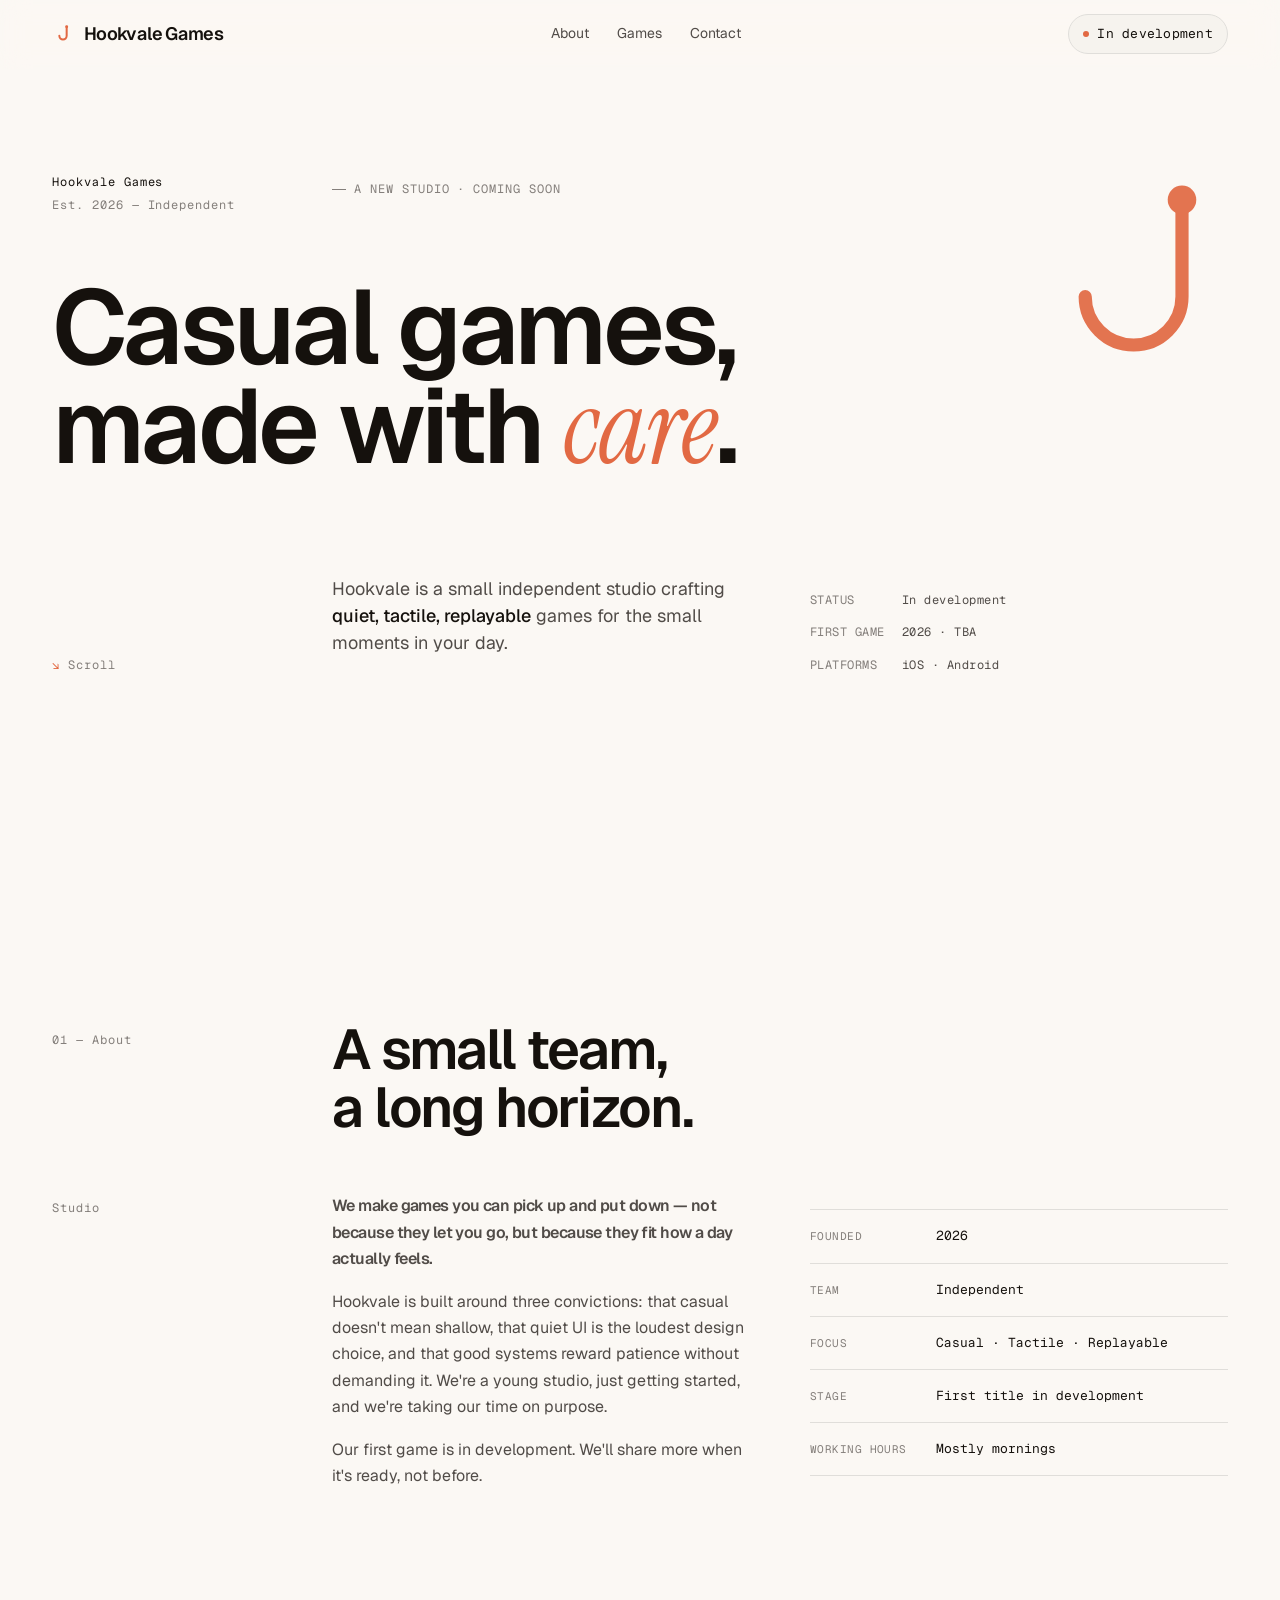
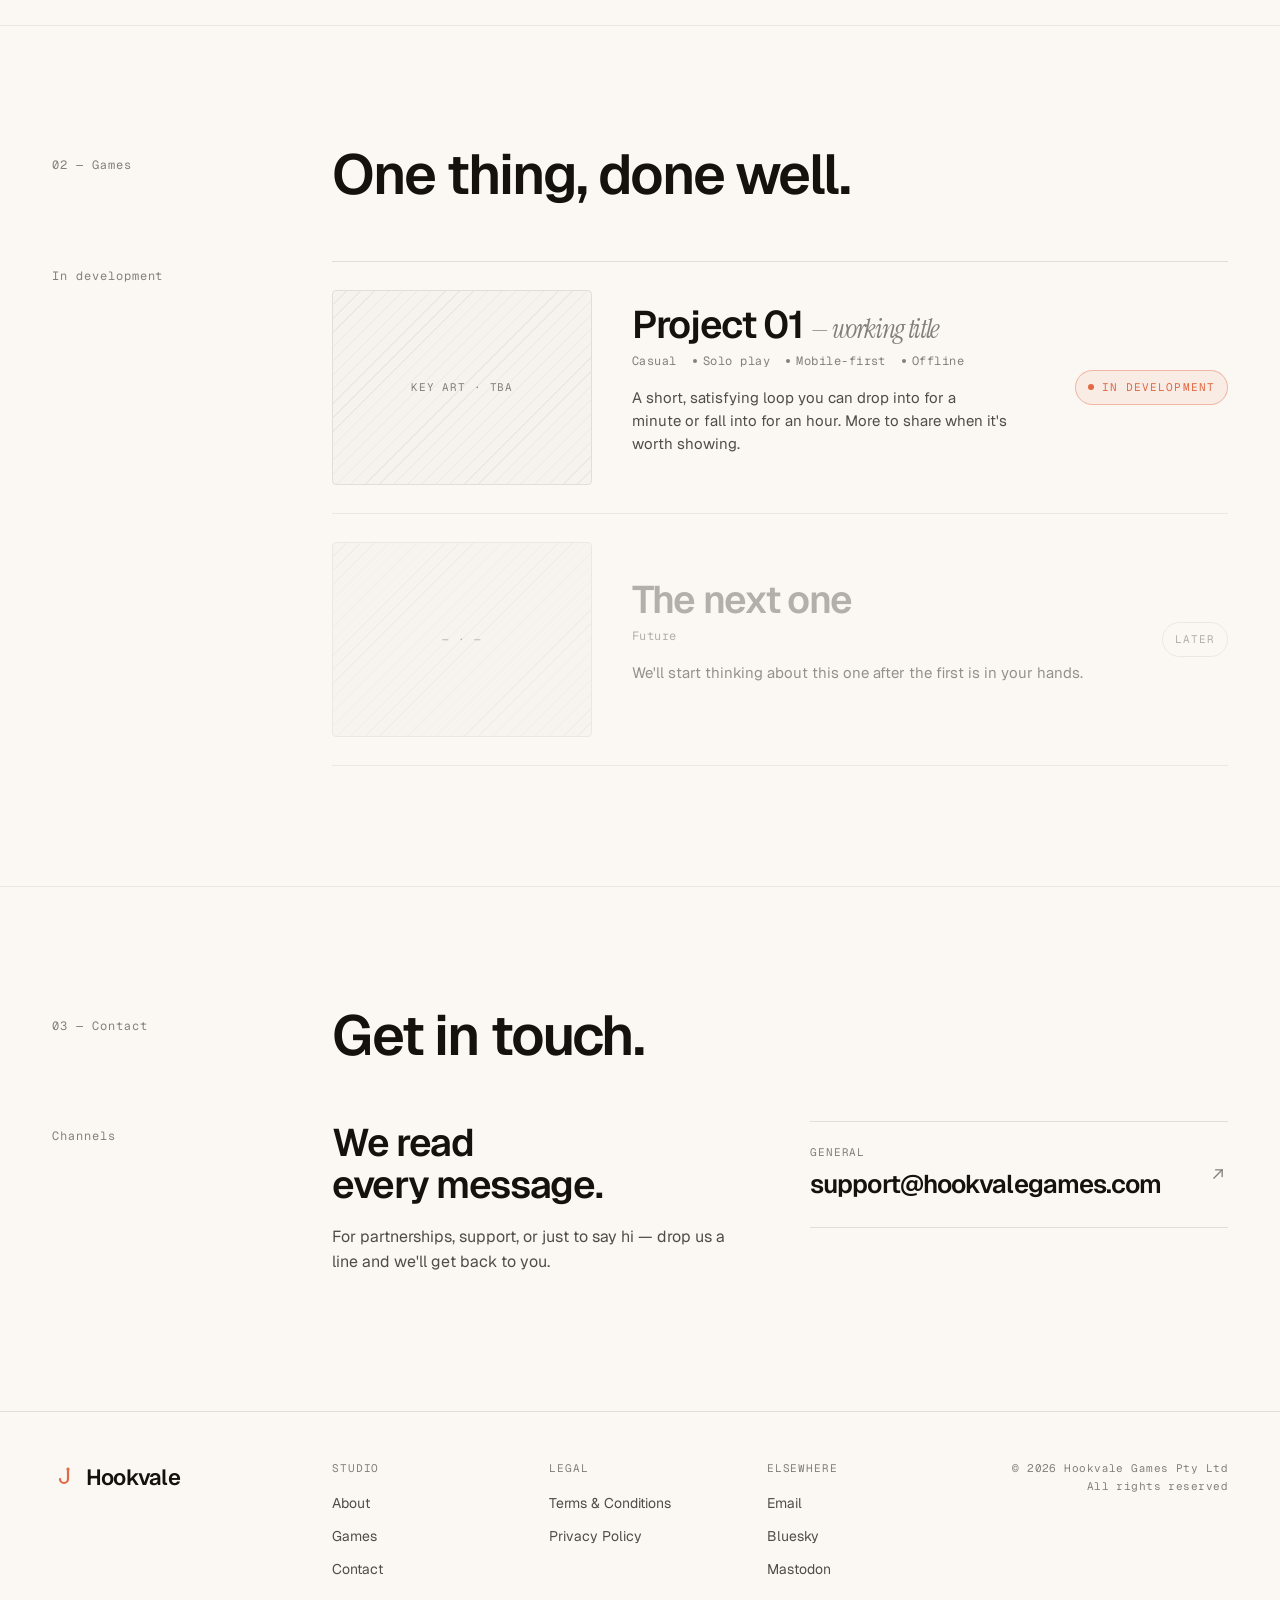
<file: index.html>
<!DOCTYPE html>
<html lang="en">
<head>
<meta charset="UTF-8">
<meta name="viewport" content="width=device-width, initial-scale=1.0">
<title>Hookvale Games — Casual games, made with care</title>
<meta name="description" content="Hookvale Games is a small studio building casual games. Our first title is in development.">
<link rel="icon" type="image/svg+xml" href="favicon.svg">
<link rel="canonical" href="https://hookvalegames.com/">
<meta property="og:type" content="website">
<meta property="og:site_name" content="Hookvale Games">
<meta property="og:url" content="https://hookvalegames.com/">
<meta property="og:title" content="Hookvale Games — Casual games, made with care">
<meta property="og:description" content="A small independent studio crafting quiet, tactile, replayable games. First title in development.">
<meta property="og:image" content="https://hookvalegames.com/og-image.png">
<meta property="og:image:width" content="1200">
<meta property="og:image:height" content="630">
<meta name="twitter:card" content="summary_large_image">
<meta name="twitter:title" content="Hookvale Games — Casual games, made with care">
<meta name="twitter:description" content="A small independent studio crafting quiet, tactile, replayable games. First title in development.">
<meta name="twitter:image" content="https://hookvalegames.com/og-image.png">
<link rel="preconnect" href="https://fonts.googleapis.com">
<link rel="preconnect" href="https://fonts.gstatic.com" crossorigin>
<link href="https://fonts.googleapis.com/css2?family=Geist:wght@300;400;500;600;700&family=Geist+Mono:wght@400;500&family=Instrument+Serif:ital@0;1&display=swap" rel="stylesheet">
<link rel="stylesheet" href="styles.css">
</head>
<body data-screen-label="Landing">

<!-- ============ NAV ============ -->
<nav class="nav">
  <div class="wrap nav__inner">
    <a href="index.html" class="brand" aria-label="Hookvale Games — home">
      <svg class="brand__mark" viewBox="0 0 24 24" fill="none" stroke="currentColor" stroke-width="2.2" stroke-linecap="round" stroke-linejoin="round" aria-hidden="true">
        <path d="M16 4 V14 a4 4 0 0 1 -4 4 a4 4 0 0 1 -4 -4"/>
        <circle cx="16" cy="4" r="1.6" fill="currentColor" stroke="none"/>
      </svg>
      <span>Hookvale Games</span>
    </a>
    <div class="nav__links">
      <a href="#about">About</a>
      <a href="#games">Games</a>
      <a href="#contact">Contact</a>
    </div>
    <a href="#contact" class="nav__cta">
      <span class="dot"></span>
      <span>In development</span>
    </a>
  </div>
</nav>

<!-- ============ HERO ============ -->
<header class="hero">
  <div class="wrap">
    <div class="hero__top">
      <div class="hero__meta">
        <span>Hookvale Games</span>
        <span>Est. 2026 — Independent</span>
      </div>
      <div>
        <span class="eyebrow">A new studio · Coming soon</span>
      </div>
    </div>

    <div class="wrap" style="padding: 64px 0 0; max-width: none;">
      <h1 class="hero__headline reveal">
        Casual games,<br>made with <em>care</em>.
      </h1>
    </div>

    <div class="hero__bottom">
      <div class="hero__caption reveal">
        <span class="arrow">↘</span>Scroll
      </div>
      <p class="hero__copy reveal">
        Hookvale is a small independent studio crafting <strong>quiet, tactile, replayable</strong> games for the small moments in your day.
      </p>
      <div class="hero__indicators reveal">
        <div class="indicator"><span>STATUS</span><span>In development</span></div>
        <div class="indicator"><span>FIRST GAME</span><span>2026 · TBA</span></div>
        <div class="indicator"><span>PLATFORMS</span><span>iOS · Android</span></div>
      </div>
    </div>
  </div>

  <svg class="hero__mark" viewBox="0 0 100 100" fill="none" stroke="currentColor" stroke-width="6" stroke-linecap="round" stroke-linejoin="round" aria-hidden="true">
    <path d="M70 14 V58 a22 22 0 0 1 -22 22 a22 22 0 0 1 -22 -22"/>
    <circle cx="70" cy="14" r="6.5" fill="currentColor" stroke="none"/>
  </svg>
</header>

<!-- ============ ABOUT ============ -->
<section id="about" class="section" data-screen-label="About">
  <div class="wrap">
    <div class="section__head">
      <div class="section__index">01 — About</div>
      <h2 class="section__title reveal">A small team, a long horizon.</h2>
    </div>

    <div class="about__grid">
      <div class="section__index" style="padding-top:6px;">Studio</div>

      <div class="about__body reveal">
        <p class="about__lede">
          We make games you can pick up and put down — not because they let you go, but because they fit how a day actually feels.
        </p>
        <p>
          Hookvale is built around three convictions: that casual doesn't mean shallow, that quiet UI is the loudest design choice, and that good systems reward patience without demanding it. We're a young studio, just getting started, and we're taking our time on purpose.
        </p>
        <p>
          Our first game is in development. We'll share more when it's ready, not before.
        </p>
      </div>

      <dl class="about__facts reveal">
        <div class="fact"><dt>Founded</dt><dd>2026</dd></div>
        <div class="fact"><dt>Team</dt><dd>Independent</dd></div>
        <div class="fact"><dt>Focus</dt><dd>Casual · Tactile · Replayable</dd></div>
        <div class="fact"><dt>Stage</dt><dd>First title in development</dd></div>
        <div class="fact"><dt>Working hours</dt><dd>Mostly mornings</dd></div>
      </dl>
    </div>
  </div>
</section>

<!-- ============ GAMES ============ -->
<section id="games" class="section" data-screen-label="Games">
  <div class="wrap">
    <div class="section__head">
      <div class="section__index">02 — Games</div>
      <h2 class="section__title reveal">One thing, done well.</h2>
    </div>

    <div class="games">
      <div class="section__index" style="padding-top:6px;">In development</div>

      <div class="games__list">
        <article class="game-card reveal">
          <div class="game-card__art" aria-hidden="true">
            <span class="game-card__art-label">Key art · TBA</span>
          </div>
          <div class="game-card__body">
            <h3 class="game-card__title">Project 01 <span style="color:var(--ink-mute);font-weight:400;font-style:italic;font-family:'Instrument Serif',serif;font-size:0.7em;">— working title</span></h3>
            <div class="game-card__meta">
              <span>Casual</span>
              <span>Solo play</span>
              <span>Mobile-first</span>
              <span>Offline</span>
            </div>
            <p class="game-card__desc">
              A short, satisfying loop you can drop into for a minute or fall into for an hour. More to share when it's worth showing.
            </p>
          </div>
          <div class="game-card__status">
            <span class="pulse"></span>
            <span>In development</span>
          </div>
        </article>

        <article class="game-card reveal" style="opacity:.6;">
          <div class="game-card__art" aria-hidden="true">
            <span class="game-card__art-label">— · —</span>
          </div>
          <div class="game-card__body">
            <h3 class="game-card__title" style="color:var(--ink-mute);">The next one</h3>
            <div class="game-card__meta">
              <span>Future</span>
            </div>
            <p class="game-card__desc">
              We'll start thinking about this one after the first is in your hands.
            </p>
          </div>
          <div class="game-card__status" style="color:var(--ink-mute);border-color:var(--line);background:transparent;">
            <span>Later</span>
          </div>
        </article>
      </div>
    </div>
  </div>
</section>

<!-- ============ CONTACT ============ -->
<section id="contact" class="section" data-screen-label="Contact">
  <div class="wrap">
    <div class="section__head">
      <div class="section__index">03 — Contact</div>
      <h2 class="section__title reveal">Get in touch.</h2>
    </div>

    <div class="contact">
      <div class="section__index" style="padding-top:6px;">Channels</div>

      <div class="reveal">
        <p class="contact__lede">We read every message.</p>
        <p class="contact__sub">
          For partnerships, support, or just to say hi — drop us a line and we'll get back to you.
        </p>
      </div>

      <div class="contact__channels reveal">
        <a class="channel" href="mailto:support@hookvalegames.com">
          <div>
            <div class="channel__label">General</div>
            <div class="channel__value">support@hookvalegames.com</div>
          </div>
          <svg class="channel__arrow" viewBox="0 0 24 24" fill="none" stroke="currentColor" stroke-width="1.6" stroke-linecap="round" stroke-linejoin="round" aria-hidden="true">
            <path d="M7 17 L17 7"/><path d="M9 7 H17 V15"/>
          </svg>
        </a>
      </div>
    </div>
  </div>
</section>

<!-- ============ FOOTER ============ -->
<footer class="footer">
  <div class="wrap footer__inner">
    <div class="footer__brand">
      <svg class="brand__mark" viewBox="0 0 24 24" fill="none" stroke="currentColor" stroke-width="2.2" stroke-linecap="round" stroke-linejoin="round" aria-hidden="true">
        <path d="M16 4 V14 a4 4 0 0 1 -4 4 a4 4 0 0 1 -4 -4"/>
        <circle cx="16" cy="4" r="1.6" fill="currentColor" stroke="none"/>
      </svg>
      <span>Hookvale</span>
    </div>

    <div class="footer__cols">
      <div class="footer__col">
        <h4>Studio</h4>
        <ul>
          <li><a href="#about">About</a></li>
          <li><a href="#games">Games</a></li>
          <li><a href="#contact">Contact</a></li>
        </ul>
      </div>
      <div class="footer__col">
        <h4>Legal</h4>
        <ul>
          <li><a href="terms.html">Terms &amp; Conditions</a></li>
          <li><a href="privacy.html">Privacy Policy</a></li>
        </ul>
      </div>
      <div class="footer__col">
        <h4>Elsewhere</h4>
        <ul>
          <li><a href="mailto:support@hookvalegames.com">Email</a></li>
          <li><a href="#">Bluesky</a></li>
          <li><a href="#">Mastodon</a></li>
        </ul>
      </div>
    </div>

    <div class="footer__copy">
      © 2026 Hookvale Games Pty Ltd<br>
      All rights reserved
    </div>
  </div>
</footer>

<!-- ============ TWEAKS ============ -->
<aside class="tweaks" aria-label="Tweaks">
  <div class="tweaks__head">
    <div class="tweaks__title">Tweaks</div>
    <button class="tweaks__close" aria-label="Close tweaks">
      <svg width="12" height="12" viewBox="0 0 12 12" fill="none" stroke="currentColor" stroke-width="1.6" stroke-linecap="round"><path d="M2 2 L10 10"/><path d="M10 2 L2 10"/></svg>
    </button>
  </div>

  <div class="tweak">
    <div class="tweak__label">Accent</div>
    <div class="tweak__row">
      <button class="tweak__swatch" data-tweak="accent" data-value="coral"  style="background:oklch(0.66 0.16 38);"  aria-label="Coral"></button>
      <button class="tweak__swatch" data-tweak="accent" data-value="sage"   style="background:oklch(0.62 0.10 155);" aria-label="Sage"></button>
      <button class="tweak__swatch" data-tweak="accent" data-value="cobalt" style="background:oklch(0.55 0.16 255);" aria-label="Cobalt"></button>
      <button class="tweak__swatch" data-tweak="accent" data-value="plum"   style="background:oklch(0.55 0.14 330);" aria-label="Plum"></button>
    </div>
  </div>

  <div class="tweak">
    <div class="tweak__label">Mode</div>
    <div class="tweak__row">
      <button class="tweak__pill" data-tweak="theme" data-value="light">Light</button>
      <button class="tweak__pill" data-tweak="theme" data-value="dark">Dark</button>
    </div>
  </div>

  <div class="tweak">
    <div class="tweak__label">Display type</div>
    <div class="tweak__row">
      <button class="tweak__pill" data-tweak="display" data-value="sans">Sans</button>
      <button class="tweak__pill" data-tweak="display" data-value="serif">Serif</button>
      <button class="tweak__pill" data-tweak="display" data-value="mono">Mono</button>
    </div>
  </div>
</aside>

<script src="tweaks.js"></script>
<script src="site.js"></script>
</body>
</html>
</file>
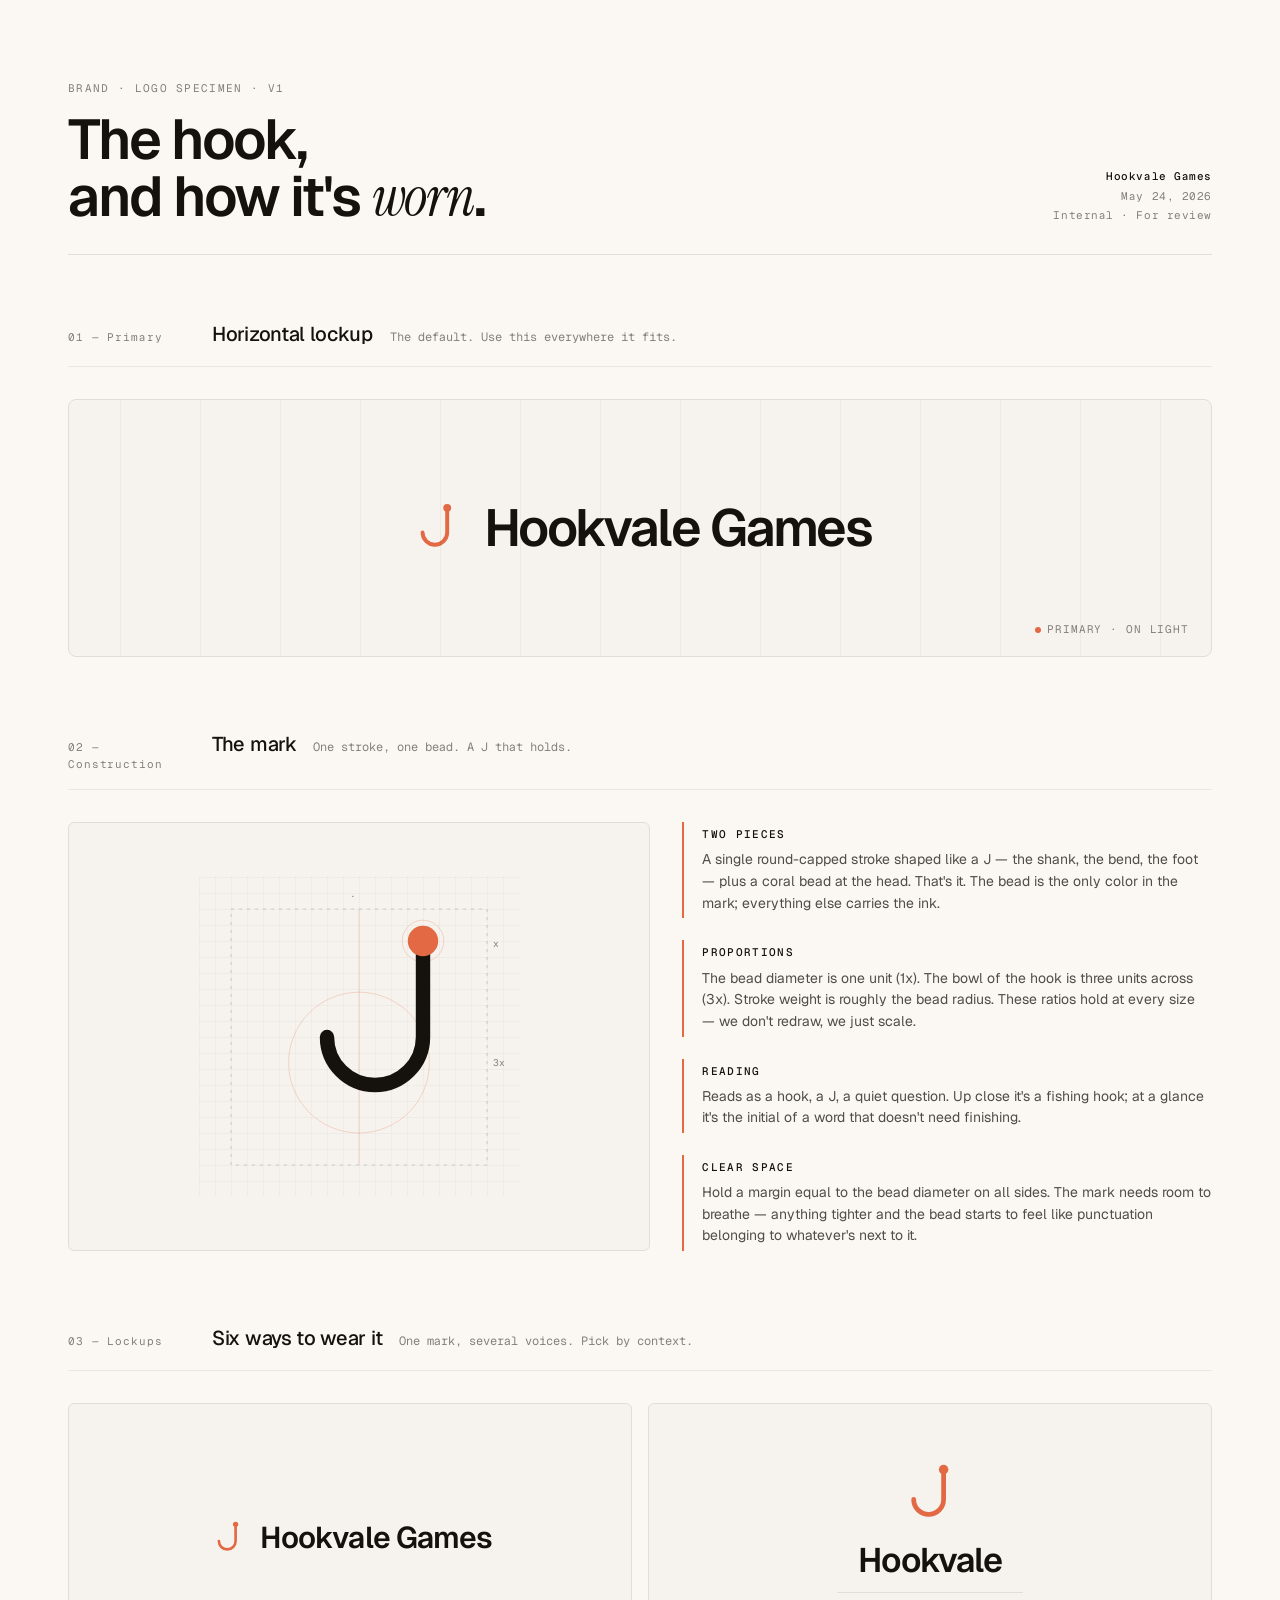
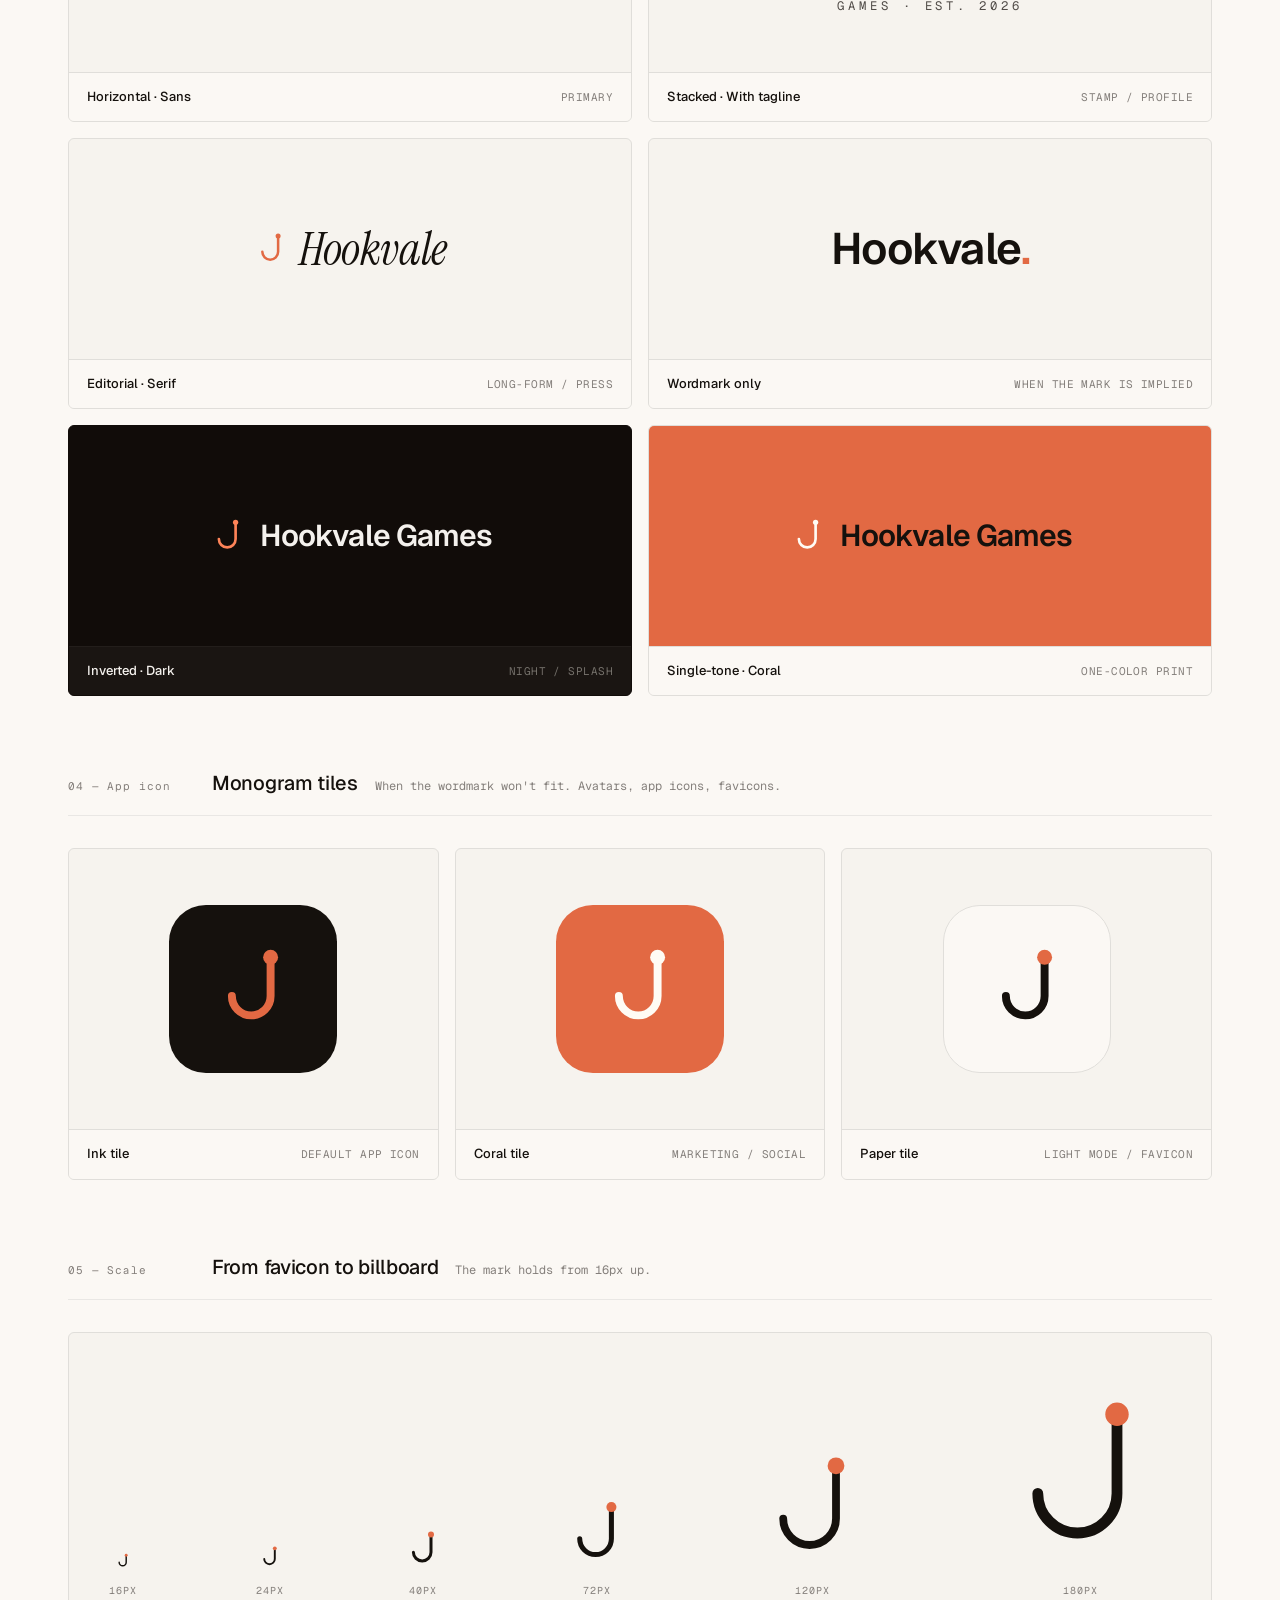
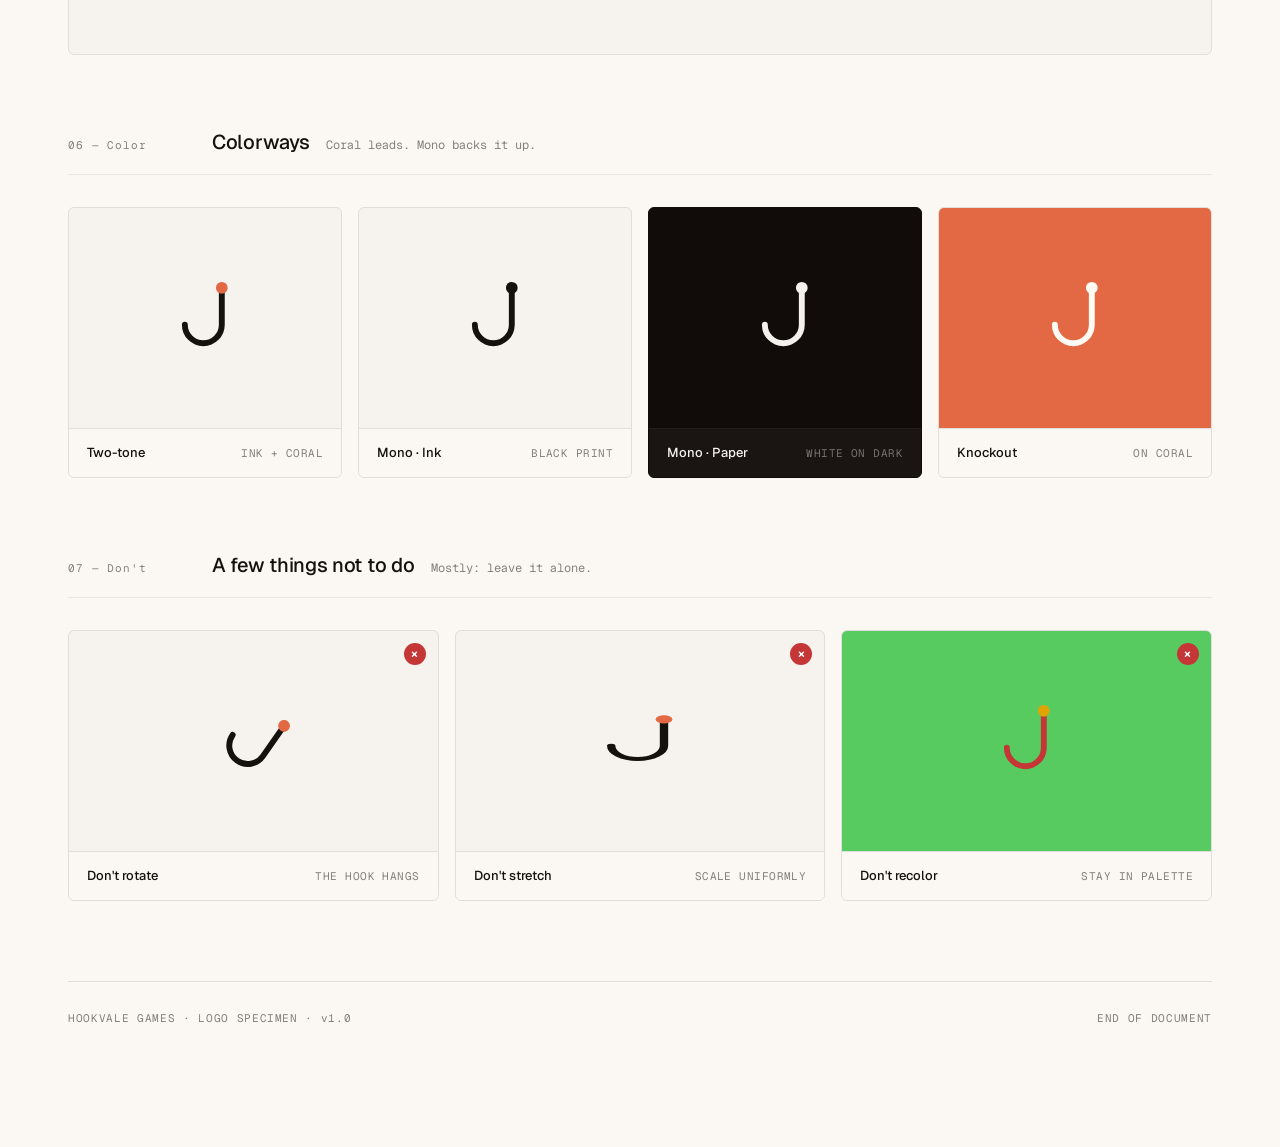
<file: Logo.html>
<!DOCTYPE html>
<html lang="en">
<head>
<meta charset="UTF-8">
<meta name="viewport" content="width=device-width, initial-scale=1.0">
<title>Hookvale Games — Logo</title>
<link rel="preconnect" href="https://fonts.googleapis.com">
<link rel="preconnect" href="https://fonts.gstatic.com" crossorigin>
<link href="https://fonts.googleapis.com/css2?family=Geist:wght@300;400;500;600;700&family=Geist+Mono:wght@400;500&family=Instrument+Serif:ital@0;1&display=swap" rel="stylesheet">
<style>
  :root {
    --bg:        oklch(0.98 0.006 80);
    --bg-elev:   oklch(0.965 0.008 80);
    --ink:       oklch(0.18 0.01 60);
    --ink-soft:  oklch(0.42 0.01 60);
    --ink-mute:  oklch(0.60 0.008 60);
    --line:      oklch(0.90 0.006 80);
    --line-soft: oklch(0.93 0.005 80);
    --accent:    oklch(0.66 0.16 38);
    --accent-ink:oklch(0.99 0.01 80);
    --dark:      oklch(0.16 0.01 60);
    --font-sans: "Geist", ui-sans-serif, system-ui, sans-serif;
    --font-mono: "Geist Mono", ui-monospace, monospace;
    --font-serif:"Instrument Serif", "Times New Roman", serif;
  }

  *, *::before, *::after { box-sizing: border-box; }
  html, body { margin: 0; padding: 0; }
  body {
    background: var(--bg);
    color: var(--ink);
    font-family: var(--font-sans);
    font-size: 15px;
    line-height: 1.55;
    -webkit-font-smoothing: antialiased;
    text-rendering: optimizeLegibility;
    font-feature-settings: "ss01", "cv11";
  }
  svg { display: block; }

  .page {
    max-width: 1240px;
    margin: 0 auto;
    padding: 80px 48px 120px;
  }
  @media (max-width: 720px) { .page { padding: 56px 24px 80px; } }

  /* ---------- Header ---------- */
  .doc-head {
    display: grid;
    grid-template-columns: 1fr auto;
    align-items: end;
    gap: 32px;
    padding-bottom: 28px;
    border-bottom: 1px solid var(--line);
    margin-bottom: 64px;
  }
  .doc-eyebrow {
    font-family: var(--font-mono);
    font-size: 11px;
    letter-spacing: 0.12em;
    text-transform: uppercase;
    color: var(--ink-mute);
    margin: 0 0 14px;
  }
  .doc-title {
    font-family: var(--font-sans);
    font-weight: 600;
    letter-spacing: -0.035em;
    font-size: clamp(36px, 5vw, 56px);
    line-height: 1.02;
    margin: 0;
  }
  .doc-title em {
    font-family: var(--font-serif);
    font-style: italic;
    font-weight: 400;
    letter-spacing: -0.02em;
  }
  .doc-meta {
    font-family: var(--font-mono);
    font-size: 11px;
    color: var(--ink-mute);
    text-align: right;
    letter-spacing: 0.05em;
    line-height: 1.8;
  }
  .doc-meta b { color: var(--ink); font-weight: 500; }

  /* ---------- Section frame ---------- */
  .sec {
    margin-bottom: 72px;
  }
  .sec__head {
    display: grid;
    grid-template-columns: 120px 1fr;
    gap: 24px;
    align-items: baseline;
    padding-bottom: 16px;
    border-bottom: 1px solid var(--line-soft);
    margin-bottom: 32px;
  }
  .sec__idx {
    font-family: var(--font-mono);
    font-size: 11px;
    color: var(--ink-mute);
    letter-spacing: 0.08em;
  }
  .sec__title {
    font-family: var(--font-sans);
    font-weight: 500;
    font-size: 20px;
    letter-spacing: -0.015em;
    margin: 0;
  }
  .sec__title small {
    font-family: var(--font-mono);
    font-weight: 400;
    font-size: 12px;
    color: var(--ink-mute);
    letter-spacing: 0;
    margin-left: 12px;
  }

  /* ---------- Cards ---------- */
  .card {
    border: 1px solid var(--line);
    background: var(--bg-elev);
    border-radius: 6px;
    overflow: hidden;
    display: flex;
    flex-direction: column;
  }
  .card__stage {
    flex: 1;
    display: flex;
    align-items: center;
    justify-content: center;
    padding: 56px 32px;
    min-height: 220px;
    position: relative;
  }
  .card__caption {
    border-top: 1px solid var(--line);
    padding: 14px 18px;
    display: flex;
    justify-content: space-between;
    align-items: baseline;
    font-family: var(--font-mono);
    font-size: 11px;
    color: var(--ink-mute);
    letter-spacing: 0.04em;
    background: var(--bg);
  }
  .card__caption b {
    color: var(--ink);
    font-weight: 500;
    letter-spacing: 0;
    font-family: var(--font-sans);
    font-size: 13px;
  }
  .card--dark { background: var(--dark); border-color: var(--dark); }
  .card--dark .card__caption { background: oklch(0.20 0.01 60); border-color: oklch(0.24 0.01 60); color: oklch(0.55 0.01 80); }
  .card--dark .card__caption b { color: oklch(0.96 0.006 80); }
  .card--accent .card__stage { background: var(--accent); }
  .card--grid .card__stage {
    background-image:
      linear-gradient(to right, color-mix(in oklab, var(--ink) 8%, transparent) 1px, transparent 1px),
      linear-gradient(to bottom, color-mix(in oklab, var(--ink) 8%, transparent) 1px, transparent 1px);
    background-size: 16px 16px;
  }

  /* ---------- Primary lockup hero ---------- */
  .hero-lockup {
    border: 1px solid var(--line);
    border-radius: 8px;
    padding: 100px 48px;
    display: flex;
    align-items: center;
    justify-content: center;
    background: var(--bg-elev);
    position: relative;
    overflow: hidden;
  }
  .hero-lockup::before,
  .hero-lockup::after {
    content: "";
    position: absolute;
    inset: 0;
    pointer-events: none;
  }
  .hero-lockup::before {
    background-image:
      linear-gradient(to right, color-mix(in oklab, var(--ink) 4%, transparent) 1px, transparent 1px);
    background-size: 80px 100%;
    background-position: center;
    background-repeat: repeat-x;
  }
  .hero-tag {
    position: absolute;
    bottom: 18px;
    right: 22px;
    font-family: var(--font-mono);
    font-size: 11px;
    color: var(--ink-mute);
    letter-spacing: 0.08em;
  }
  .hero-tag .dot { display: inline-block; width: 6px; height: 6px; border-radius: 50%; background: var(--accent); margin-right: 6px; vertical-align: middle; }

  /* ---------- Lockup primitives ---------- */
  /* The hook mark — drawn at 100×100, scaled by size token */
  .mark {
    width: var(--m, 40px);
    height: var(--m, 40px);
    color: currentColor;
  }
  .wordmark {
    font-family: var(--font-sans);
    font-weight: 600;
    letter-spacing: -0.035em;
    font-size: var(--w, 32px);
    line-height: 1;
  }
  .wordmark em {
    font-family: var(--font-serif);
    font-style: italic;
    font-weight: 400;
    letter-spacing: -0.015em;
  }

  /* Horizontal lockup */
  .lockup-h {
    display: inline-flex;
    align-items: center;
    gap: calc(var(--m, 40px) * 0.36);
  }
  .lockup-h .wordmark { color: var(--ink); }

  /* Stacked lockup */
  .lockup-v {
    display: inline-flex;
    flex-direction: column;
    align-items: center;
    gap: calc(var(--m, 60px) * 0.22);
  }
  .lockup-v .wordmark { letter-spacing: -0.04em; }
  .lockup-v .lockup-v__sub {
    font-family: var(--font-mono);
    font-size: calc(var(--w, 28px) * 0.36);
    letter-spacing: 0.32em;
    color: var(--ink-soft);
    text-transform: uppercase;
    padding-top: 4px;
    border-top: 1px solid var(--line);
    align-self: stretch;
    text-align: center;
  }

  /* Inline mark + serif lockup */
  .lockup-serif {
    font-family: var(--font-serif);
    font-style: italic;
    font-weight: 400;
    font-size: var(--w, 44px);
    letter-spacing: -0.01em;
    line-height: 1;
    display: inline-flex;
    align-items: center;
    gap: 0.22em;
  }

  /* Monogram tile */
  .monogram {
    width: var(--s, 160px);
    height: var(--s, 160px);
    border-radius: calc(var(--s, 160px) * 0.22);
    background: var(--ink);
    color: var(--bg);
    display: inline-flex;
    align-items: center;
    justify-content: center;
    position: relative;
  }
  .monogram .mark { color: var(--accent); }
  .monogram--accent { background: var(--accent); }
  .monogram--accent .mark { color: var(--accent-ink); }
  .monogram--light { background: var(--bg); color: var(--ink); border: 1px solid var(--line); }
  .monogram--light .mark { color: var(--ink); }

  /* ---------- Grids ---------- */
  .grid-3 {
    display: grid;
    grid-template-columns: repeat(3, 1fr);
    gap: 16px;
  }
  .grid-2 {
    display: grid;
    grid-template-columns: repeat(2, 1fr);
    gap: 16px;
  }
  .grid-4 {
    display: grid;
    grid-template-columns: repeat(4, 1fr);
    gap: 16px;
  }
  @media (max-width: 900px) {
    .grid-3, .grid-4 { grid-template-columns: repeat(2, 1fr); }
  }
  @media (max-width: 560px) {
    .grid-2, .grid-3, .grid-4 { grid-template-columns: 1fr; }
  }

  /* ---------- Construction ---------- */
  .construction {
    display: grid;
    grid-template-columns: 1.1fr 1fr;
    gap: 32px;
    align-items: stretch;
  }
  @media (max-width: 780px) { .construction { grid-template-columns: 1fr; } }
  .construction__stage {
    background: var(--bg-elev);
    border: 1px solid var(--line);
    border-radius: 6px;
    padding: 32px;
    display: flex;
    align-items: center;
    justify-content: center;
    min-height: 360px;
  }
  .construction__notes {
    display: flex;
    flex-direction: column;
    gap: 22px;
  }
  .note {
    border-left: 2px solid var(--accent);
    padding: 4px 0 4px 18px;
  }
  .note h4 {
    margin: 0 0 6px;
    font-family: var(--font-mono);
    font-size: 11px;
    letter-spacing: 0.12em;
    text-transform: uppercase;
    color: var(--ink);
    font-weight: 500;
  }
  .note p {
    margin: 0;
    color: var(--ink-soft);
    font-size: 14px;
  }

  /* ---------- Scale row ---------- */
  .scale-row {
    border: 1px solid var(--line);
    background: var(--bg-elev);
    border-radius: 6px;
    padding: 56px 40px;
    display: flex;
    align-items: flex-end;
    justify-content: space-between;
    gap: 24px;
    overflow-x: auto;
  }
  .scale-cell {
    display: flex;
    flex-direction: column;
    align-items: center;
    gap: 14px;
    flex-shrink: 0;
  }
  .scale-cell .scale-label {
    font-family: var(--font-mono);
    font-size: 10px;
    letter-spacing: 0.1em;
    color: var(--ink-mute);
    text-transform: uppercase;
  }

  /* ---------- Misuse ---------- */
  .donts .card__stage { position: relative; }
  .donts .x {
    position: absolute;
    top: 12px;
    right: 12px;
    width: 22px; height: 22px;
    border-radius: 50%;
    background: oklch(0.55 0.18 25);
    color: white;
    display: flex; align-items: center; justify-content: center;
    font-size: 13px;
    font-weight: 600;
  }

  /* ---------- Footer ---------- */
  .doc-foot {
    margin-top: 80px;
    padding-top: 28px;
    border-top: 1px solid var(--line);
    display: flex;
    justify-content: space-between;
    align-items: baseline;
    font-family: var(--font-mono);
    font-size: 11px;
    color: var(--ink-mute);
    letter-spacing: 0.06em;
  }
</style>
</head>
<body data-screen-label="Logo Specimen">

<div class="page">

  <!-- ============ DOC HEADER ============ -->
  <header class="doc-head">
    <div>
      <p class="doc-eyebrow">Brand · Logo specimen · v1</p>
      <h1 class="doc-title">The hook,<br>and how it's <em>worn</em>.</h1>
    </div>
    <div class="doc-meta">
      <div><b>Hookvale Games</b></div>
      <div>May 24, 2026</div>
      <div>Internal · For review</div>
    </div>
  </header>

  <!-- ============ PRIMARY ============ -->
  <section class="sec">
    <div class="sec__head">
      <div class="sec__idx">01 — Primary</div>
      <h2 class="sec__title">Horizontal lockup <small>The default. Use this everywhere it fits.</small></h2>
    </div>

    <div class="hero-lockup">
      <div class="lockup-h" style="--m: 56px; --w: 52px;">
        <svg class="mark" viewBox="0 0 100 100" fill="none" stroke="currentColor" stroke-width="7" stroke-linecap="round" stroke-linejoin="round" style="color: var(--accent);" aria-hidden="true">
          <path d="M70 14 V58 a22 22 0 0 1 -22 22 a22 22 0 0 1 -22 -22"/>
          <circle cx="70" cy="14" r="7" fill="currentColor" stroke="none"/>
        </svg>
        <span class="wordmark">Hookvale Games</span>
      </div>
      <div class="hero-tag"><span class="dot"></span>PRIMARY · ON LIGHT</div>
    </div>
  </section>

  <!-- ============ CONSTRUCTION ============ -->
  <section class="sec">
    <div class="sec__head">
      <div class="sec__idx">02 — Construction</div>
      <h2 class="sec__title">The mark <small>One stroke, one bead. A J that holds.</small></h2>
    </div>

    <div class="construction">
      <div class="construction__stage">
        <svg viewBox="0 0 200 200" width="100%" style="max-width: 320px;" aria-hidden="true">
          <!-- grid -->
          <defs>
            <pattern id="grid" width="10" height="10" patternUnits="userSpaceOnUse">
              <path d="M 10 0 L 0 0 0 10" fill="none" stroke="oklch(0.18 0.01 60)" stroke-opacity="0.08" stroke-width="0.5"/>
            </pattern>
          </defs>
          <rect width="200" height="200" fill="url(#grid)"/>
          <!-- safe area -->
          <rect x="20" y="20" width="160" height="160" fill="none" stroke="oklch(0.18 0.01 60)" stroke-opacity="0.18" stroke-width="0.6" stroke-dasharray="2 3"/>
          <!-- center axis -->
          <line x1="100" y1="20" x2="100" y2="180" stroke="oklch(0.66 0.16 38)" stroke-opacity="0.25" stroke-width="0.6"/>
          <!-- circle guides -->
          <circle cx="100" cy="116" r="44" fill="none" stroke="oklch(0.66 0.16 38)" stroke-opacity="0.25" stroke-width="0.6"/>
          <circle cx="140" cy="40" r="13" fill="none" stroke="oklch(0.66 0.16 38)" stroke-opacity="0.25" stroke-width="0.6"/>

          <!-- the mark -->
          <g transform="translate(50 30) scale(1)">
            <path d="M90 10 V70 a30 30 0 0 1 -30 30 a30 30 0 0 1 -30 -30"
              fill="none"
              stroke="oklch(0.18 0.01 60)"
              stroke-width="9"
              stroke-linecap="round"
              stroke-linejoin="round"/>
            <circle cx="90" cy="10" r="9.5" fill="oklch(0.66 0.16 38)"/>
          </g>

          <!-- measurement ticks -->
          <g font-family="Geist Mono, monospace" font-size="6" fill="oklch(0.60 0.008 60)">
            <text x="184" y="44">x</text>
            <text x="184" y="118">3x</text>
            <text x="98" y="14" text-anchor="end">·</text>
          </g>
        </svg>
      </div>

      <div class="construction__notes">
        <div class="note">
          <h4>Two pieces</h4>
          <p>A single round-capped stroke shaped like a J — the shank, the bend, the foot — plus a coral bead at the head. That's it. The bead is the only color in the mark; everything else carries the ink.</p>
        </div>
        <div class="note">
          <h4>Proportions</h4>
          <p>The bead diameter is one unit (1x). The bowl of the hook is three units across (3x). Stroke weight is roughly the bead radius. These ratios hold at every size — we don't redraw, we just scale.</p>
        </div>
        <div class="note">
          <h4>Reading</h4>
          <p>Reads as a hook, a J, a quiet question. Up close it's a fishing hook; at a glance it's the initial of a word that doesn't need finishing.</p>
        </div>
        <div class="note">
          <h4>Clear space</h4>
          <p>Hold a margin equal to the bead diameter on all sides. The mark needs room to breathe — anything tighter and the bead starts to feel like punctuation belonging to whatever's next to it.</p>
        </div>
      </div>
    </div>
  </section>

  <!-- ============ LOCKUPS ============ -->
  <section class="sec">
    <div class="sec__head">
      <div class="sec__idx">03 — Lockups</div>
      <h2 class="sec__title">Six ways to wear it <small>One mark, several voices. Pick by context.</small></h2>
    </div>

    <div class="grid-2">

      <!-- 1. Horizontal sans -->
      <div class="card">
        <div class="card__stage">
          <div class="lockup-h" style="--m: 38px; --w: 30px;">
            <svg class="mark" viewBox="0 0 100 100" fill="none" stroke="currentColor" stroke-width="7" stroke-linecap="round" stroke-linejoin="round" style="color: var(--accent);" aria-hidden="true">
              <path d="M70 14 V58 a22 22 0 0 1 -22 22 a22 22 0 0 1 -22 -22"/>
              <circle cx="70" cy="14" r="7" fill="currentColor" stroke="none"/>
            </svg>
            <span class="wordmark">Hookvale Games</span>
          </div>
        </div>
        <div class="card__caption"><b>Horizontal · Sans</b><span>PRIMARY</span></div>
      </div>

      <!-- 2. Stacked -->
      <div class="card">
        <div class="card__stage">
          <div class="lockup-v" style="--m: 68px; --w: 34px;">
            <svg class="mark" viewBox="0 0 100 100" fill="none" stroke="currentColor" stroke-width="7" stroke-linecap="round" stroke-linejoin="round" style="color: var(--accent);" aria-hidden="true">
              <path d="M70 14 V58 a22 22 0 0 1 -22 22 a22 22 0 0 1 -22 -22"/>
              <circle cx="70" cy="14" r="7" fill="currentColor" stroke="none"/>
            </svg>
            <span class="wordmark">Hookvale</span>
            <span class="lockup-v__sub">Games · Est. 2026</span>
          </div>
        </div>
        <div class="card__caption"><b>Stacked · With tagline</b><span>STAMP / PROFILE</span></div>
      </div>

      <!-- 3. Serif voice -->
      <div class="card">
        <div class="card__stage">
          <div class="lockup-serif" style="--w: 46px;">
            <svg class="mark" viewBox="0 0 100 100" fill="none" stroke="currentColor" stroke-width="7" stroke-linecap="round" stroke-linejoin="round" style="color: var(--accent); width: 0.78em; height: 0.78em;" aria-hidden="true">
              <path d="M70 14 V58 a22 22 0 0 1 -22 22 a22 22 0 0 1 -22 -22"/>
              <circle cx="70" cy="14" r="7" fill="currentColor" stroke="none"/>
            </svg>
            <span>Hookvale</span>
          </div>
        </div>
        <div class="card__caption"><b>Editorial · Serif</b><span>LONG-FORM / PRESS</span></div>
      </div>

      <!-- 4. Wordmark only -->
      <div class="card">
        <div class="card__stage">
          <span class="wordmark" style="--w: 44px;">Hookvale<span style="color: var(--accent);">.</span></span>
        </div>
        <div class="card__caption"><b>Wordmark only</b><span>WHEN THE MARK IS IMPLIED</span></div>
      </div>

      <!-- 5. Inverted dark -->
      <div class="card card--dark">
        <div class="card__stage">
          <div class="lockup-h" style="--m: 38px; --w: 30px; color: oklch(0.96 0.006 80);">
            <svg class="mark" viewBox="0 0 100 100" fill="none" stroke="currentColor" stroke-width="7" stroke-linecap="round" stroke-linejoin="round" style="color: oklch(0.74 0.16 40);" aria-hidden="true">
              <path d="M70 14 V58 a22 22 0 0 1 -22 22 a22 22 0 0 1 -22 -22"/>
              <circle cx="70" cy="14" r="7" fill="currentColor" stroke="none"/>
            </svg>
            <span class="wordmark" style="color: oklch(0.96 0.006 80);">Hookvale Games</span>
          </div>
        </div>
        <div class="card__caption"><b>Inverted · Dark</b><span>NIGHT / SPLASH</span></div>
      </div>

      <!-- 6. All-accent -->
      <div class="card card--accent">
        <div class="card__stage">
          <div class="lockup-h" style="--m: 38px; --w: 30px; color: var(--accent-ink);">
            <svg class="mark" viewBox="0 0 100 100" fill="none" stroke="currentColor" stroke-width="7" stroke-linecap="round" stroke-linejoin="round" style="color: var(--accent-ink);" aria-hidden="true">
              <path d="M70 14 V58 a22 22 0 0 1 -22 22 a22 22 0 0 1 -22 -22"/>
              <circle cx="70" cy="14" r="7" fill="currentColor" stroke="none"/>
            </svg>
            <span class="wordmark">Hookvale Games</span>
          </div>
        </div>
        <div class="card__caption"><b>Single-tone · Coral</b><span>ONE-COLOR PRINT</span></div>
      </div>

    </div>
  </section>

  <!-- ============ MONOGRAM / APP ============ -->
  <section class="sec">
    <div class="sec__head">
      <div class="sec__idx">04 — App icon</div>
      <h2 class="sec__title">Monogram tiles <small>When the wordmark won't fit. Avatars, app icons, favicons.</small></h2>
    </div>

    <div class="grid-3">

      <div class="card">
        <div class="card__stage">
          <div class="monogram" style="--s: 168px;">
            <svg class="mark" viewBox="0 0 100 100" fill="none" stroke="currentColor" stroke-width="9" stroke-linecap="round" stroke-linejoin="round" style="--m: 88px;" aria-hidden="true">
              <path d="M70 14 V58 a22 22 0 0 1 -22 22 a22 22 0 0 1 -22 -22"/>
              <circle cx="70" cy="14" r="8.5" fill="currentColor" stroke="none"/>
            </svg>
          </div>
        </div>
        <div class="card__caption"><b>Ink tile</b><span>DEFAULT APP ICON</span></div>
      </div>

      <div class="card">
        <div class="card__stage">
          <div class="monogram monogram--accent" style="--s: 168px;">
            <svg class="mark" viewBox="0 0 100 100" fill="none" stroke="currentColor" stroke-width="9" stroke-linecap="round" stroke-linejoin="round" style="--m: 88px;" aria-hidden="true">
              <path d="M70 14 V58 a22 22 0 0 1 -22 22 a22 22 0 0 1 -22 -22"/>
              <circle cx="70" cy="14" r="8.5" fill="currentColor" stroke="none"/>
            </svg>
          </div>
        </div>
        <div class="card__caption"><b>Coral tile</b><span>MARKETING / SOCIAL</span></div>
      </div>

      <div class="card">
        <div class="card__stage">
          <div class="monogram monogram--light" style="--s: 168px;">
            <svg class="mark" viewBox="0 0 100 100" fill="none" stroke="currentColor" stroke-width="9" stroke-linecap="round" stroke-linejoin="round" style="--m: 88px; color: var(--ink);" aria-hidden="true">
              <path d="M70 14 V58 a22 22 0 0 1 -22 22 a22 22 0 0 1 -22 -22"/>
              <circle cx="70" cy="14" r="8.5" fill="var(--accent)" stroke="none"/>
            </svg>
          </div>
        </div>
        <div class="card__caption"><b>Paper tile</b><span>LIGHT MODE / FAVICON</span></div>
      </div>

    </div>
  </section>

  <!-- ============ SCALE ============ -->
  <section class="sec">
    <div class="sec__head">
      <div class="sec__idx">05 — Scale</div>
      <h2 class="sec__title">From favicon to billboard <small>The mark holds from 16px up.</small></h2>
    </div>

    <div class="scale-row">
      <div class="scale-cell">
        <svg viewBox="0 0 100 100" width="16" height="16" fill="none" stroke="currentColor" stroke-width="9" stroke-linecap="round" stroke-linejoin="round" style="color: var(--ink);" aria-hidden="true">
          <path d="M70 14 V58 a22 22 0 0 1 -22 22 a22 22 0 0 1 -22 -22"/>
          <circle cx="70" cy="14" r="9" fill="var(--accent)" stroke="none"/>
        </svg>
        <span class="scale-label">16px</span>
      </div>
      <div class="scale-cell">
        <svg viewBox="0 0 100 100" width="24" height="24" fill="none" stroke="currentColor" stroke-width="8" stroke-linecap="round" stroke-linejoin="round" style="color: var(--ink);" aria-hidden="true">
          <path d="M70 14 V58 a22 22 0 0 1 -22 22 a22 22 0 0 1 -22 -22"/>
          <circle cx="70" cy="14" r="8" fill="var(--accent)" stroke="none"/>
        </svg>
        <span class="scale-label">24px</span>
      </div>
      <div class="scale-cell">
        <svg viewBox="0 0 100 100" width="40" height="40" fill="none" stroke="currentColor" stroke-width="7.5" stroke-linecap="round" stroke-linejoin="round" style="color: var(--ink);" aria-hidden="true">
          <path d="M70 14 V58 a22 22 0 0 1 -22 22 a22 22 0 0 1 -22 -22"/>
          <circle cx="70" cy="14" r="7.5" fill="var(--accent)" stroke="none"/>
        </svg>
        <span class="scale-label">40px</span>
      </div>
      <div class="scale-cell">
        <svg viewBox="0 0 100 100" width="72" height="72" fill="none" stroke="currentColor" stroke-width="7" stroke-linecap="round" stroke-linejoin="round" style="color: var(--ink);" aria-hidden="true">
          <path d="M70 14 V58 a22 22 0 0 1 -22 22 a22 22 0 0 1 -22 -22"/>
          <circle cx="70" cy="14" r="7" fill="var(--accent)" stroke="none"/>
        </svg>
        <span class="scale-label">72px</span>
      </div>
      <div class="scale-cell">
        <svg viewBox="0 0 100 100" width="120" height="120" fill="none" stroke="currentColor" stroke-width="6.5" stroke-linecap="round" stroke-linejoin="round" style="color: var(--ink);" aria-hidden="true">
          <path d="M70 14 V58 a22 22 0 0 1 -22 22 a22 22 0 0 1 -22 -22"/>
          <circle cx="70" cy="14" r="7" fill="var(--accent)" stroke="none"/>
        </svg>
        <span class="scale-label">120px</span>
      </div>
      <div class="scale-cell">
        <svg viewBox="0 0 100 100" width="180" height="180" fill="none" stroke="currentColor" stroke-width="6" stroke-linecap="round" stroke-linejoin="round" style="color: var(--ink);" aria-hidden="true">
          <path d="M70 14 V58 a22 22 0 0 1 -22 22 a22 22 0 0 1 -22 -22"/>
          <circle cx="70" cy="14" r="6.5" fill="var(--accent)" stroke="none"/>
        </svg>
        <span class="scale-label">180px</span>
      </div>
    </div>
  </section>

  <!-- ============ COLORWAYS ============ -->
  <section class="sec">
    <div class="sec__head">
      <div class="sec__idx">06 — Color</div>
      <h2 class="sec__title">Colorways <small>Coral leads. Mono backs it up.</small></h2>
    </div>

    <div class="grid-4">
      <div class="card">
        <div class="card__stage">
          <svg viewBox="0 0 100 100" width="84" height="84" fill="none" stroke="currentColor" stroke-width="7" stroke-linecap="round" stroke-linejoin="round" style="color: var(--ink);" aria-hidden="true">
            <path d="M70 14 V58 a22 22 0 0 1 -22 22 a22 22 0 0 1 -22 -22"/>
            <circle cx="70" cy="14" r="7" fill="var(--accent)" stroke="none"/>
          </svg>
        </div>
        <div class="card__caption"><b>Two-tone</b><span>INK + CORAL</span></div>
      </div>

      <div class="card">
        <div class="card__stage">
          <svg viewBox="0 0 100 100" width="84" height="84" fill="none" stroke="currentColor" stroke-width="7" stroke-linecap="round" stroke-linejoin="round" style="color: var(--ink);" aria-hidden="true">
            <path d="M70 14 V58 a22 22 0 0 1 -22 22 a22 22 0 0 1 -22 -22"/>
            <circle cx="70" cy="14" r="7" fill="currentColor" stroke="none"/>
          </svg>
        </div>
        <div class="card__caption"><b>Mono · Ink</b><span>BLACK PRINT</span></div>
      </div>

      <div class="card card--dark">
        <div class="card__stage">
          <svg viewBox="0 0 100 100" width="84" height="84" fill="none" stroke="currentColor" stroke-width="7" stroke-linecap="round" stroke-linejoin="round" style="color: oklch(0.96 0.006 80);" aria-hidden="true">
            <path d="M70 14 V58 a22 22 0 0 1 -22 22 a22 22 0 0 1 -22 -22"/>
            <circle cx="70" cy="14" r="7" fill="currentColor" stroke="none"/>
          </svg>
        </div>
        <div class="card__caption"><b>Mono · Paper</b><span>WHITE ON DARK</span></div>
      </div>

      <div class="card card--accent">
        <div class="card__stage">
          <svg viewBox="0 0 100 100" width="84" height="84" fill="none" stroke="currentColor" stroke-width="7" stroke-linecap="round" stroke-linejoin="round" style="color: var(--accent-ink);" aria-hidden="true">
            <path d="M70 14 V58 a22 22 0 0 1 -22 22 a22 22 0 0 1 -22 -22"/>
            <circle cx="70" cy="14" r="7" fill="currentColor" stroke="none"/>
          </svg>
        </div>
        <div class="card__caption"><b>Knockout</b><span>ON CORAL</span></div>
      </div>
    </div>
  </section>

  <!-- ============ DON'TS ============ -->
  <section class="sec donts">
    <div class="sec__head">
      <div class="sec__idx">07 — Don't</div>
      <h2 class="sec__title">A few things not to do <small>Mostly: leave it alone.</small></h2>
    </div>

    <div class="grid-3">
      <div class="card">
        <div class="card__stage">
          <span class="x">×</span>
          <svg viewBox="0 0 100 100" width="84" height="84" fill="none" stroke="currentColor" stroke-width="7" stroke-linecap="round" stroke-linejoin="round" style="color: var(--ink); transform: rotate(35deg);" aria-hidden="true">
            <path d="M70 14 V58 a22 22 0 0 1 -22 22 a22 22 0 0 1 -22 -22"/>
            <circle cx="70" cy="14" r="7" fill="var(--accent)" stroke="none"/>
          </svg>
        </div>
        <div class="card__caption"><b>Don't rotate</b><span>THE HOOK HANGS</span></div>
      </div>

      <div class="card">
        <div class="card__stage">
          <span class="x">×</span>
          <svg viewBox="0 0 100 100" width="120" height="60" preserveAspectRatio="none" fill="none" stroke="currentColor" stroke-width="7" stroke-linecap="round" stroke-linejoin="round" style="color: var(--ink);" aria-hidden="true">
            <path d="M70 14 V58 a22 22 0 0 1 -22 22 a22 22 0 0 1 -22 -22"/>
            <circle cx="70" cy="14" r="7" fill="var(--accent)" stroke="none"/>
          </svg>
        </div>
        <div class="card__caption"><b>Don't stretch</b><span>SCALE UNIFORMLY</span></div>
      </div>

      <div class="card">
        <div class="card__stage" style="background: oklch(0.75 0.18 145);">
          <span class="x">×</span>
          <svg viewBox="0 0 100 100" width="84" height="84" fill="none" stroke="currentColor" stroke-width="7" stroke-linecap="round" stroke-linejoin="round" style="color: oklch(0.55 0.18 25);" aria-hidden="true">
            <path d="M70 14 V58 a22 22 0 0 1 -22 22 a22 22 0 0 1 -22 -22"/>
            <circle cx="70" cy="14" r="7" fill="oklch(0.75 0.20 90)" stroke="none"/>
          </svg>
        </div>
        <div class="card__caption"><b>Don't recolor</b><span>STAY IN PALETTE</span></div>
      </div>
    </div>
  </section>

  <!-- ============ FOOTER ============ -->
  <footer class="doc-foot">
    <div>HOOKVALE GAMES · LOGO SPECIMEN · v1.0</div>
    <div>END OF DOCUMENT</div>
  </footer>

</div>

</body>
</html>
</file>
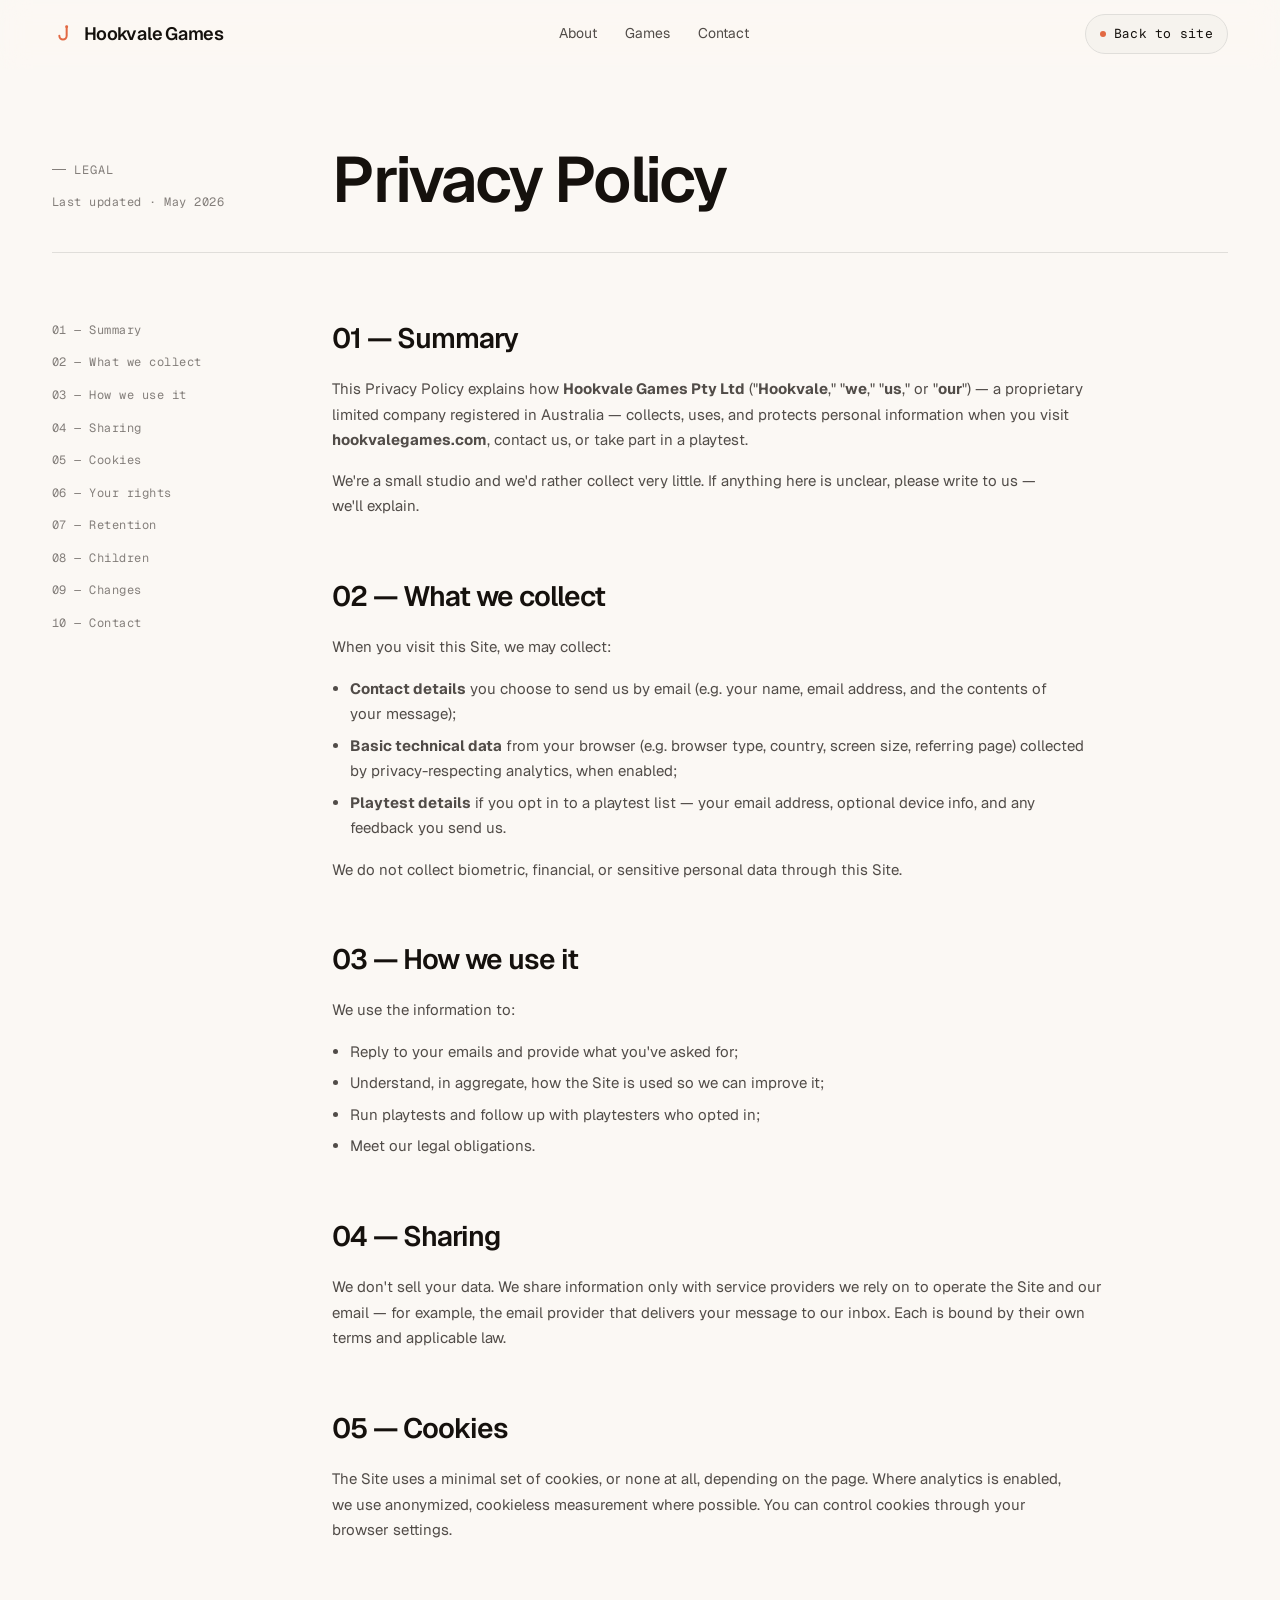
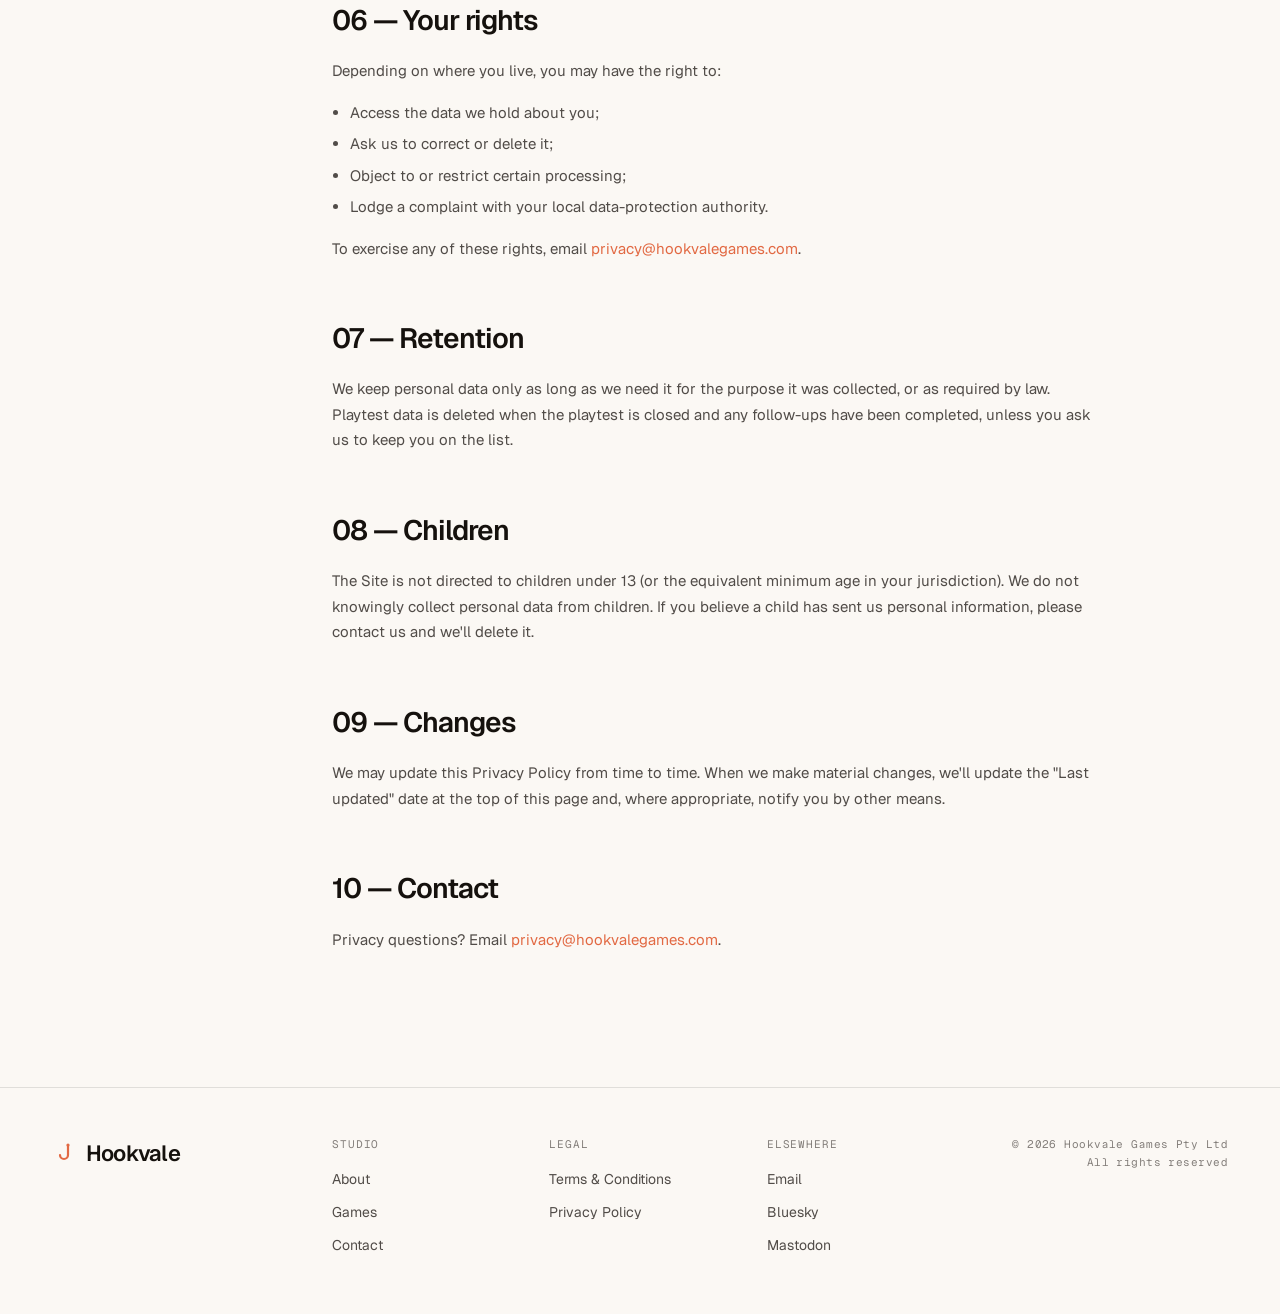
<file: privacy.html>
<!DOCTYPE html>
<html lang="en">
<head>
<meta charset="UTF-8">
<meta name="viewport" content="width=device-width, initial-scale=1.0">
<title>Privacy Policy — Hookvale Games Pty Ltd</title>
<meta name="description" content="How Hookvale Games Pty Ltd collects, uses, and protects your personal data.">
<link rel="icon" type="image/svg+xml" href="favicon.svg">
<link rel="canonical" href="https://hookvalegames.com/privacy.html">
<meta property="og:type" content="article">
<meta property="og:site_name" content="Hookvale Games">
<meta property="og:url" content="https://hookvalegames.com/privacy.html">
<meta property="og:title" content="Privacy Policy — Hookvale Games">
<meta property="og:description" content="How Hookvale Games handles your personal data.">
<meta property="og:image" content="https://hookvalegames.com/og-image.png">
<meta property="og:image:width" content="1200">
<meta property="og:image:height" content="630">
<meta name="twitter:card" content="summary_large_image">
<meta name="twitter:image" content="https://hookvalegames.com/og-image.png">
<link rel="preconnect" href="https://fonts.googleapis.com">
<link rel="preconnect" href="https://fonts.gstatic.com" crossorigin>
<link href="https://fonts.googleapis.com/css2?family=Geist:wght@300;400;500;600;700&family=Geist+Mono:wght@400;500&family=Instrument+Serif:ital@0;1&display=swap" rel="stylesheet">
<link rel="stylesheet" href="styles.css">
</head>
<body data-screen-label="Privacy">

<nav class="nav">
  <div class="wrap nav__inner">
    <a href="index.html" class="brand">
      <svg class="brand__mark" viewBox="0 0 24 24" fill="none" stroke="currentColor" stroke-width="2.2" stroke-linecap="round" stroke-linejoin="round" aria-hidden="true">
        <path d="M16 4 V14 a4 4 0 0 1 -4 4 a4 4 0 0 1 -4 -4"/>
        <circle cx="16" cy="4" r="1.6" fill="currentColor" stroke="none"/>
      </svg>
      <span>Hookvale Games</span>
    </a>
    <div class="nav__links">
      <a href="index.html#about">About</a>
      <a href="index.html#games">Games</a>
      <a href="index.html#contact">Contact</a>
    </div>
    <a href="index.html" class="nav__cta">
      <span class="dot"></span>
      <span>Back to site</span>
    </a>
  </div>
</nav>

<main class="legal">
  <div class="wrap">
    <header class="legal__head">
      <div>
        <span class="eyebrow">Legal</span>
        <div class="legal__meta" style="margin-top:14px;">Last updated · May 2026</div>
      </div>
      <h1 class="legal__title">Privacy Policy</h1>
    </header>

    <div class="legal__body">
      <nav class="legal__toc" aria-label="On this page">
        <a href="#summary">01 — Summary</a>
        <a href="#collect">02 — What we collect</a>
        <a href="#use">03 — How we use it</a>
        <a href="#share">04 — Sharing</a>
        <a href="#cookies">05 — Cookies</a>
        <a href="#rights">06 — Your rights</a>
        <a href="#retention">07 — Retention</a>
        <a href="#children">08 — Children</a>
        <a href="#changes">09 — Changes</a>
        <a href="#contact">10 — Contact</a>
      </nav>

      <article class="legal__content">
        <h2 id="summary">01 — Summary</h2>
        <p>
          This Privacy Policy explains how <strong>Hookvale Games Pty Ltd</strong> ("<strong>Hookvale</strong>," "<strong>we</strong>," "<strong>us</strong>," or "<strong>our</strong>") — a proprietary limited company registered in Australia — collects, uses, and protects personal information when you visit <strong>hookvalegames.com</strong>, contact us, or take part in a playtest.
        </p>
        <p>
          We're a small studio and we'd rather collect very little. If anything here is unclear, please write to us — we'll explain.
        </p>

        <h2 id="collect">02 — What we collect</h2>
        <p>When you visit this Site, we may collect:</p>
        <ul>
          <li><strong>Contact details</strong> you choose to send us by email (e.g. your name, email address, and the contents of your message);</li>
          <li><strong>Basic technical data</strong> from your browser (e.g. browser type, country, screen size, referring page) collected by privacy-respecting analytics, when enabled;</li>
          <li><strong>Playtest details</strong> if you opt in to a playtest list — your email address, optional device info, and any feedback you send us.</li>
        </ul>
        <p>We do not collect biometric, financial, or sensitive personal data through this Site.</p>

        <h2 id="use">03 — How we use it</h2>
        <p>We use the information to:</p>
        <ul>
          <li>Reply to your emails and provide what you've asked for;</li>
          <li>Understand, in aggregate, how the Site is used so we can improve it;</li>
          <li>Run playtests and follow up with playtesters who opted in;</li>
          <li>Meet our legal obligations.</li>
        </ul>

        <h2 id="share">04 — Sharing</h2>
        <p>
          We don't sell your data. We share information only with service providers we rely on to operate the Site and our email — for example, the email provider that delivers your message to our inbox. Each is bound by their own terms and applicable law.
        </p>

        <h2 id="cookies">05 — Cookies</h2>
        <p>
          The Site uses a minimal set of cookies, or none at all, depending on the page. Where analytics is enabled, we use anonymized, cookieless measurement where possible. You can control cookies through your browser settings.
        </p>

        <h2 id="rights">06 — Your rights</h2>
        <p>Depending on where you live, you may have the right to:</p>
        <ul>
          <li>Access the data we hold about you;</li>
          <li>Ask us to correct or delete it;</li>
          <li>Object to or restrict certain processing;</li>
          <li>Lodge a complaint with your local data-protection authority.</li>
        </ul>
        <p>To exercise any of these rights, email <a href="mailto:privacy@hookvalegames.com" style="color:var(--accent);">privacy@hookvalegames.com</a>.</p>

        <h2 id="retention">07 — Retention</h2>
        <p>
          We keep personal data only as long as we need it for the purpose it was collected, or as required by law. Playtest data is deleted when the playtest is closed and any follow-ups have been completed, unless you ask us to keep you on the list.
        </p>

        <h2 id="children">08 — Children</h2>
        <p>
          The Site is not directed to children under 13 (or the equivalent minimum age in your jurisdiction). We do not knowingly collect personal data from children. If you believe a child has sent us personal information, please contact us and we'll delete it.
        </p>

        <h2 id="changes">09 — Changes</h2>
        <p>
          We may update this Privacy Policy from time to time. When we make material changes, we'll update the "Last updated" date at the top of this page and, where appropriate, notify you by other means.
        </p>

        <h2 id="contact">10 — Contact</h2>
        <p>
          Privacy questions? Email <a href="mailto:privacy@hookvalegames.com" style="color:var(--accent);">privacy@hookvalegames.com</a>.
        </p>
      </article>
    </div>
  </div>
</main>

<footer class="footer">
  <div class="wrap footer__inner">
    <div class="footer__brand">
      <svg class="brand__mark" viewBox="0 0 24 24" fill="none" stroke="currentColor" stroke-width="2.2" stroke-linecap="round" stroke-linejoin="round" aria-hidden="true">
        <path d="M16 4 V14 a4 4 0 0 1 -4 4 a4 4 0 0 1 -4 -4"/>
        <circle cx="16" cy="4" r="1.6" fill="currentColor" stroke="none"/>
      </svg>
      <span>Hookvale</span>
    </div>
    <div class="footer__cols">
      <div class="footer__col">
        <h4>Studio</h4>
        <ul>
          <li><a href="index.html#about">About</a></li>
          <li><a href="index.html#games">Games</a></li>
          <li><a href="index.html#contact">Contact</a></li>
        </ul>
      </div>
      <div class="footer__col">
        <h4>Legal</h4>
        <ul>
          <li><a href="terms.html">Terms &amp; Conditions</a></li>
          <li><a href="privacy.html">Privacy Policy</a></li>
        </ul>
      </div>
      <div class="footer__col">
        <h4>Elsewhere</h4>
        <ul>
          <li><a href="mailto:support@hookvalegames.com">Email</a></li>
          <li><a href="#">Bluesky</a></li>
          <li><a href="#">Mastodon</a></li>
        </ul>
      </div>
    </div>
    <div class="footer__copy">
      © 2026 Hookvale Games Pty Ltd<br>
      All rights reserved
    </div>
  </div>
</footer>

<aside class="tweaks" aria-label="Tweaks">
  <div class="tweaks__head">
    <div class="tweaks__title">Tweaks</div>
    <button class="tweaks__close" aria-label="Close tweaks">
      <svg width="12" height="12" viewBox="0 0 12 12" fill="none" stroke="currentColor" stroke-width="1.6" stroke-linecap="round"><path d="M2 2 L10 10"/><path d="M10 2 L2 10"/></svg>
    </button>
  </div>
  <div class="tweak">
    <div class="tweak__label">Accent</div>
    <div class="tweak__row">
      <button class="tweak__swatch" data-tweak="accent" data-value="coral"  style="background:oklch(0.66 0.16 38);"  aria-label="Coral"></button>
      <button class="tweak__swatch" data-tweak="accent" data-value="sage"   style="background:oklch(0.62 0.10 155);" aria-label="Sage"></button>
      <button class="tweak__swatch" data-tweak="accent" data-value="cobalt" style="background:oklch(0.55 0.16 255);" aria-label="Cobalt"></button>
      <button class="tweak__swatch" data-tweak="accent" data-value="plum"   style="background:oklch(0.55 0.14 330);" aria-label="Plum"></button>
    </div>
  </div>
  <div class="tweak">
    <div class="tweak__label">Mode</div>
    <div class="tweak__row">
      <button class="tweak__pill" data-tweak="theme" data-value="light">Light</button>
      <button class="tweak__pill" data-tweak="theme" data-value="dark">Dark</button>
    </div>
  </div>
  <div class="tweak">
    <div class="tweak__label">Display type</div>
    <div class="tweak__row">
      <button class="tweak__pill" data-tweak="display" data-value="sans">Sans</button>
      <button class="tweak__pill" data-tweak="display" data-value="serif">Serif</button>
      <button class="tweak__pill" data-tweak="display" data-value="mono">Mono</button>
    </div>
  </div>
</aside>

<script src="tweaks.js"></script>
<script src="site.js"></script>
</body>
</html>
</file>
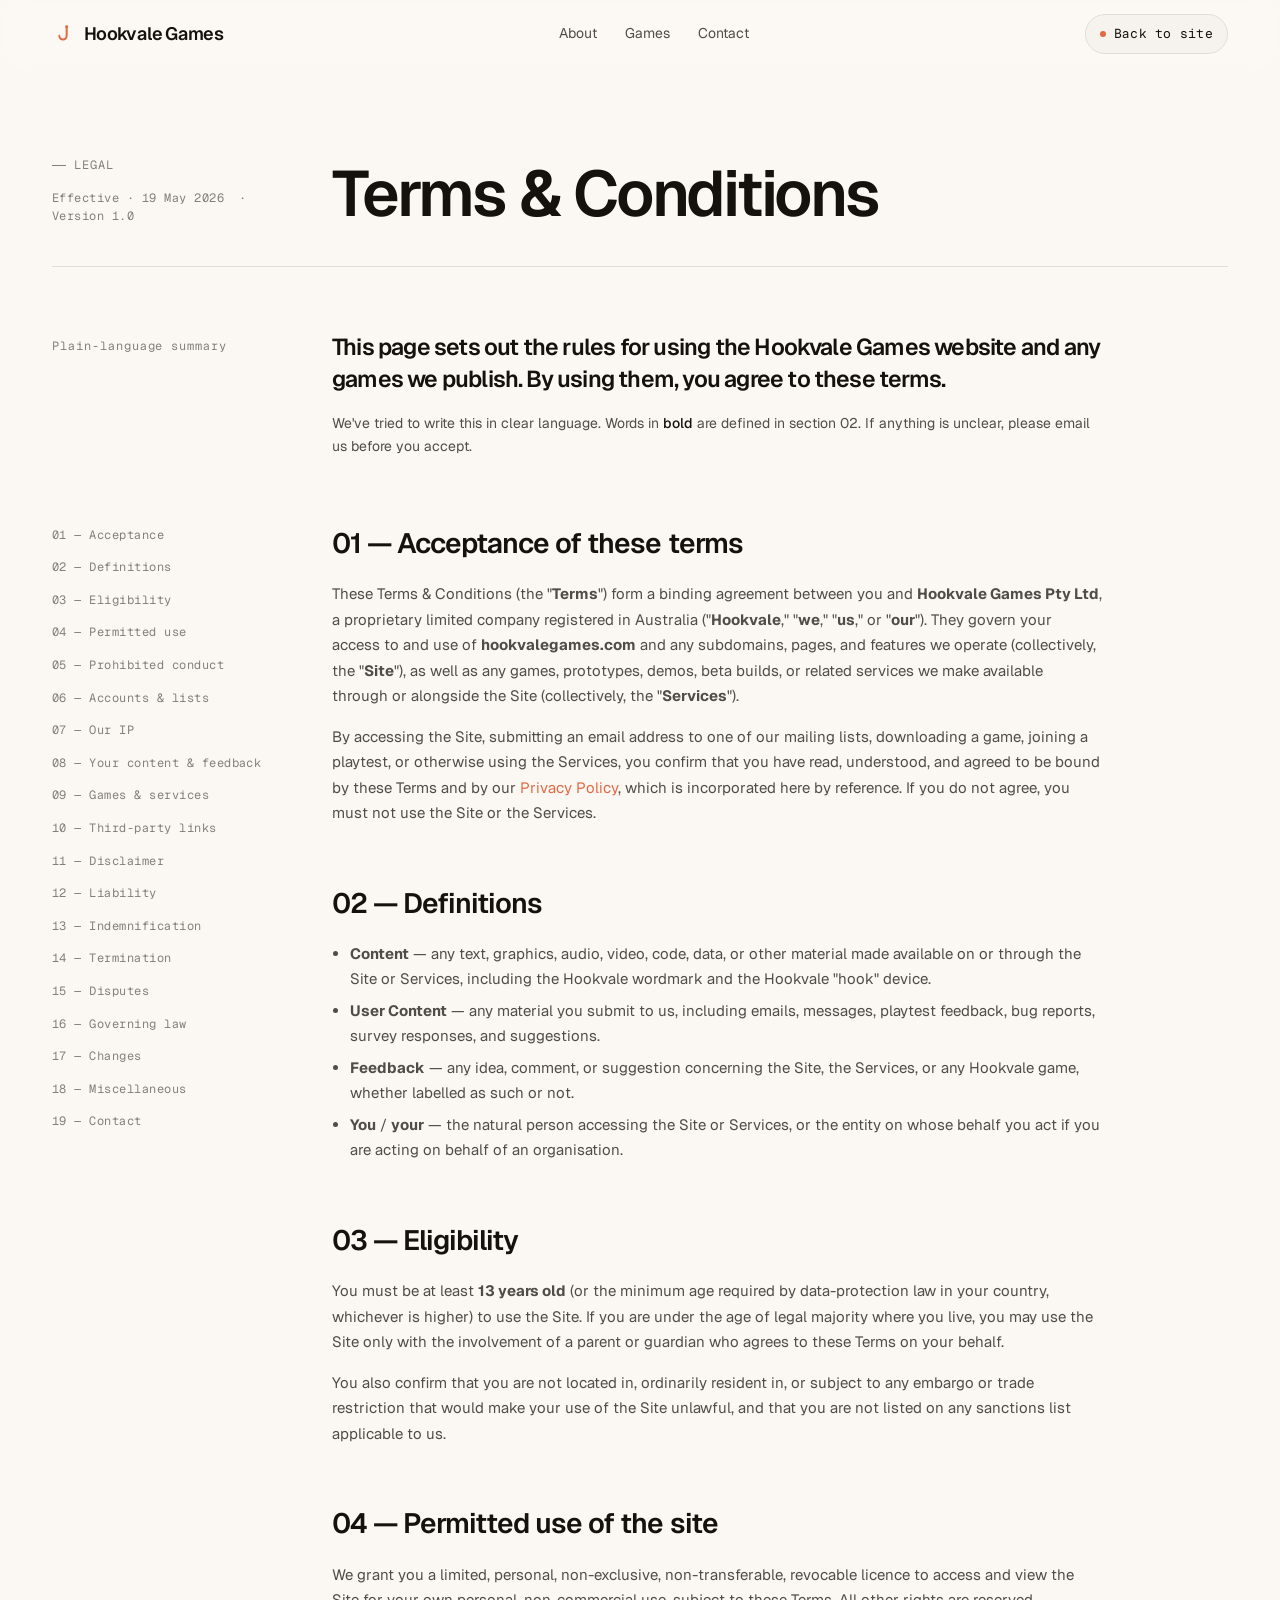
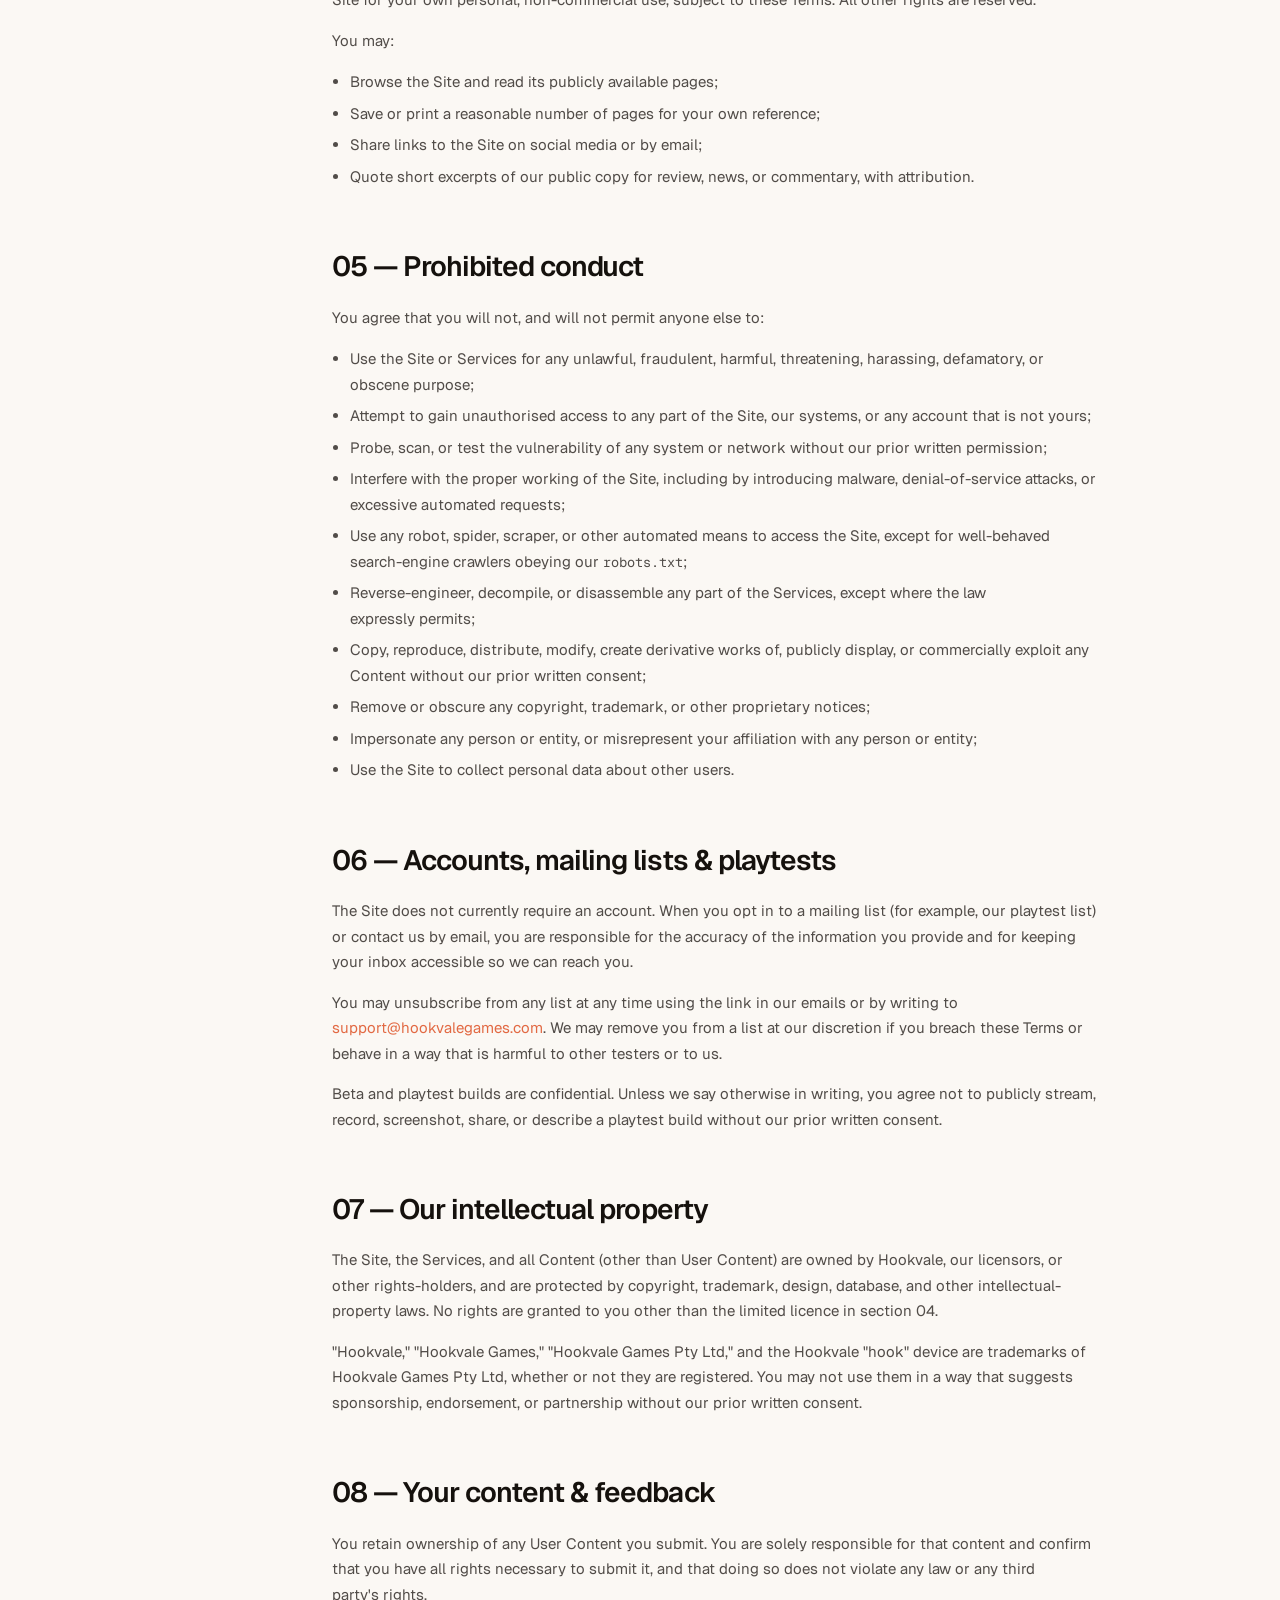
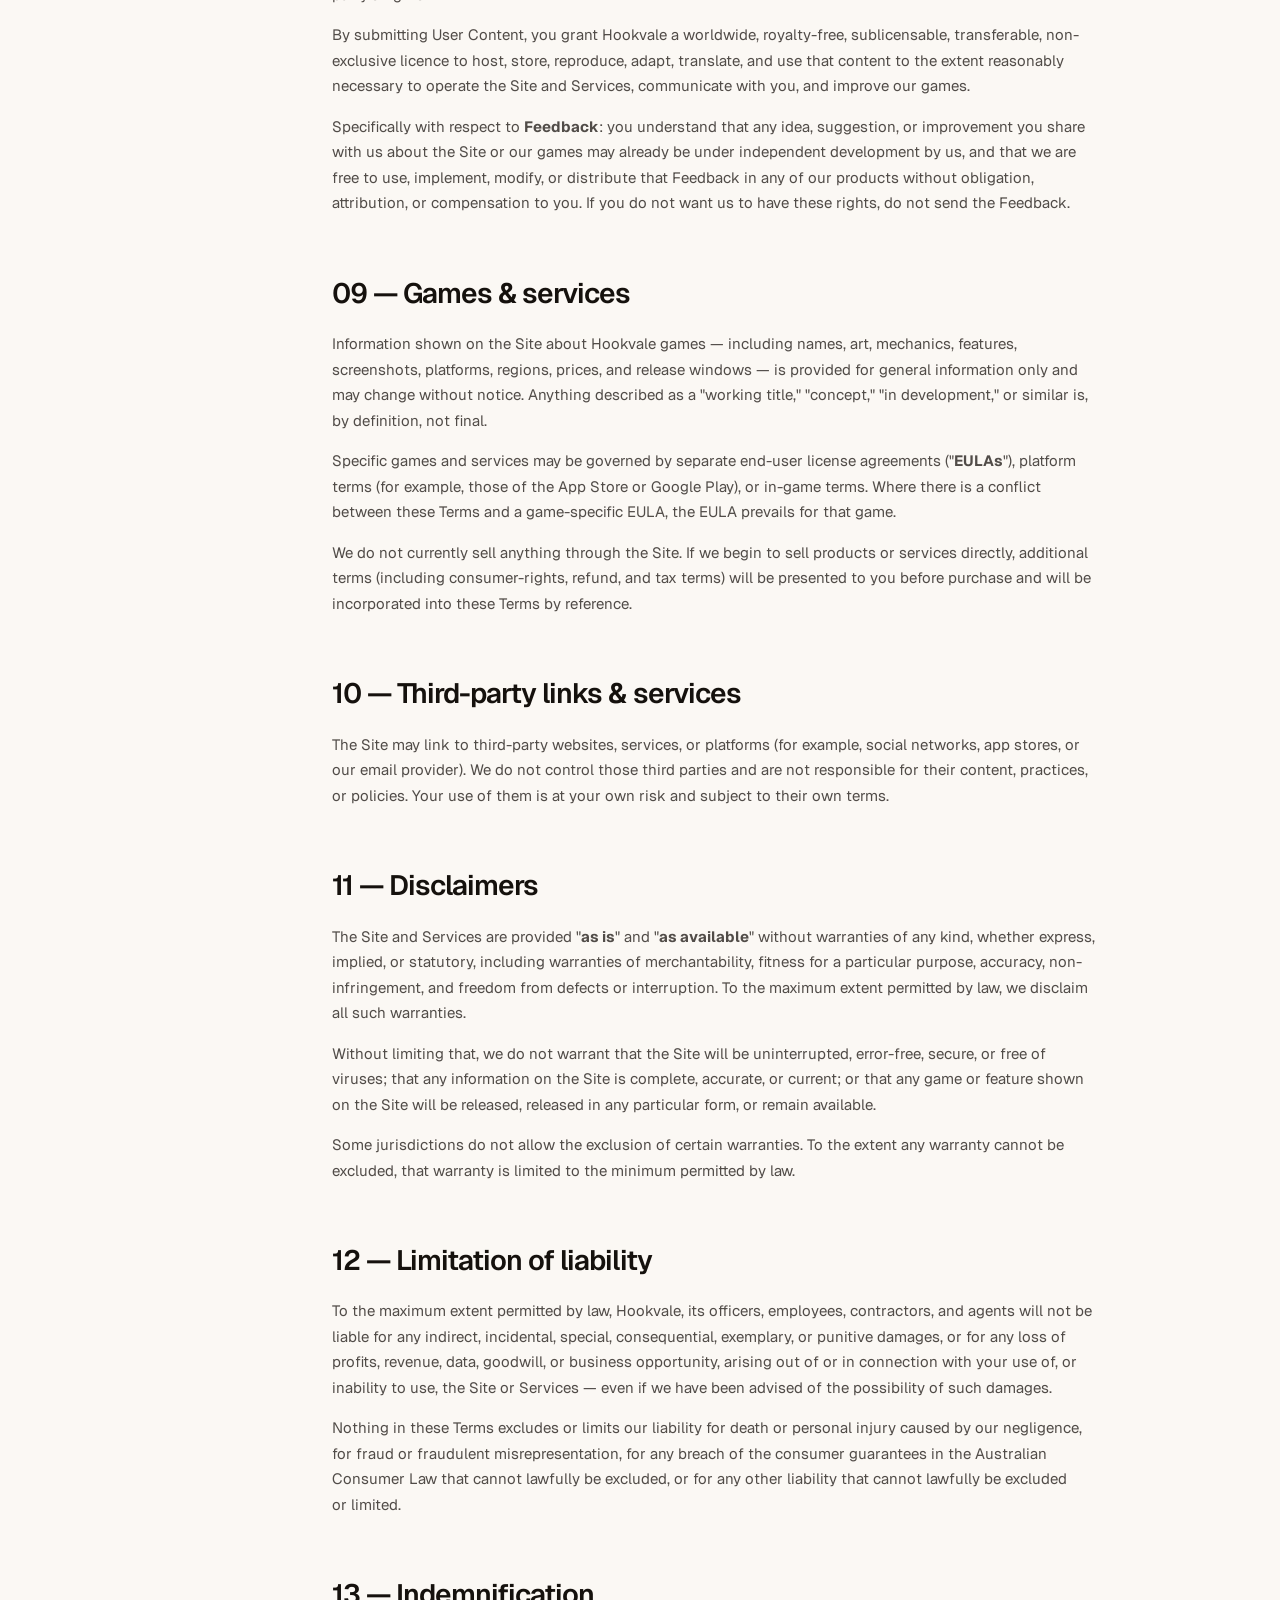
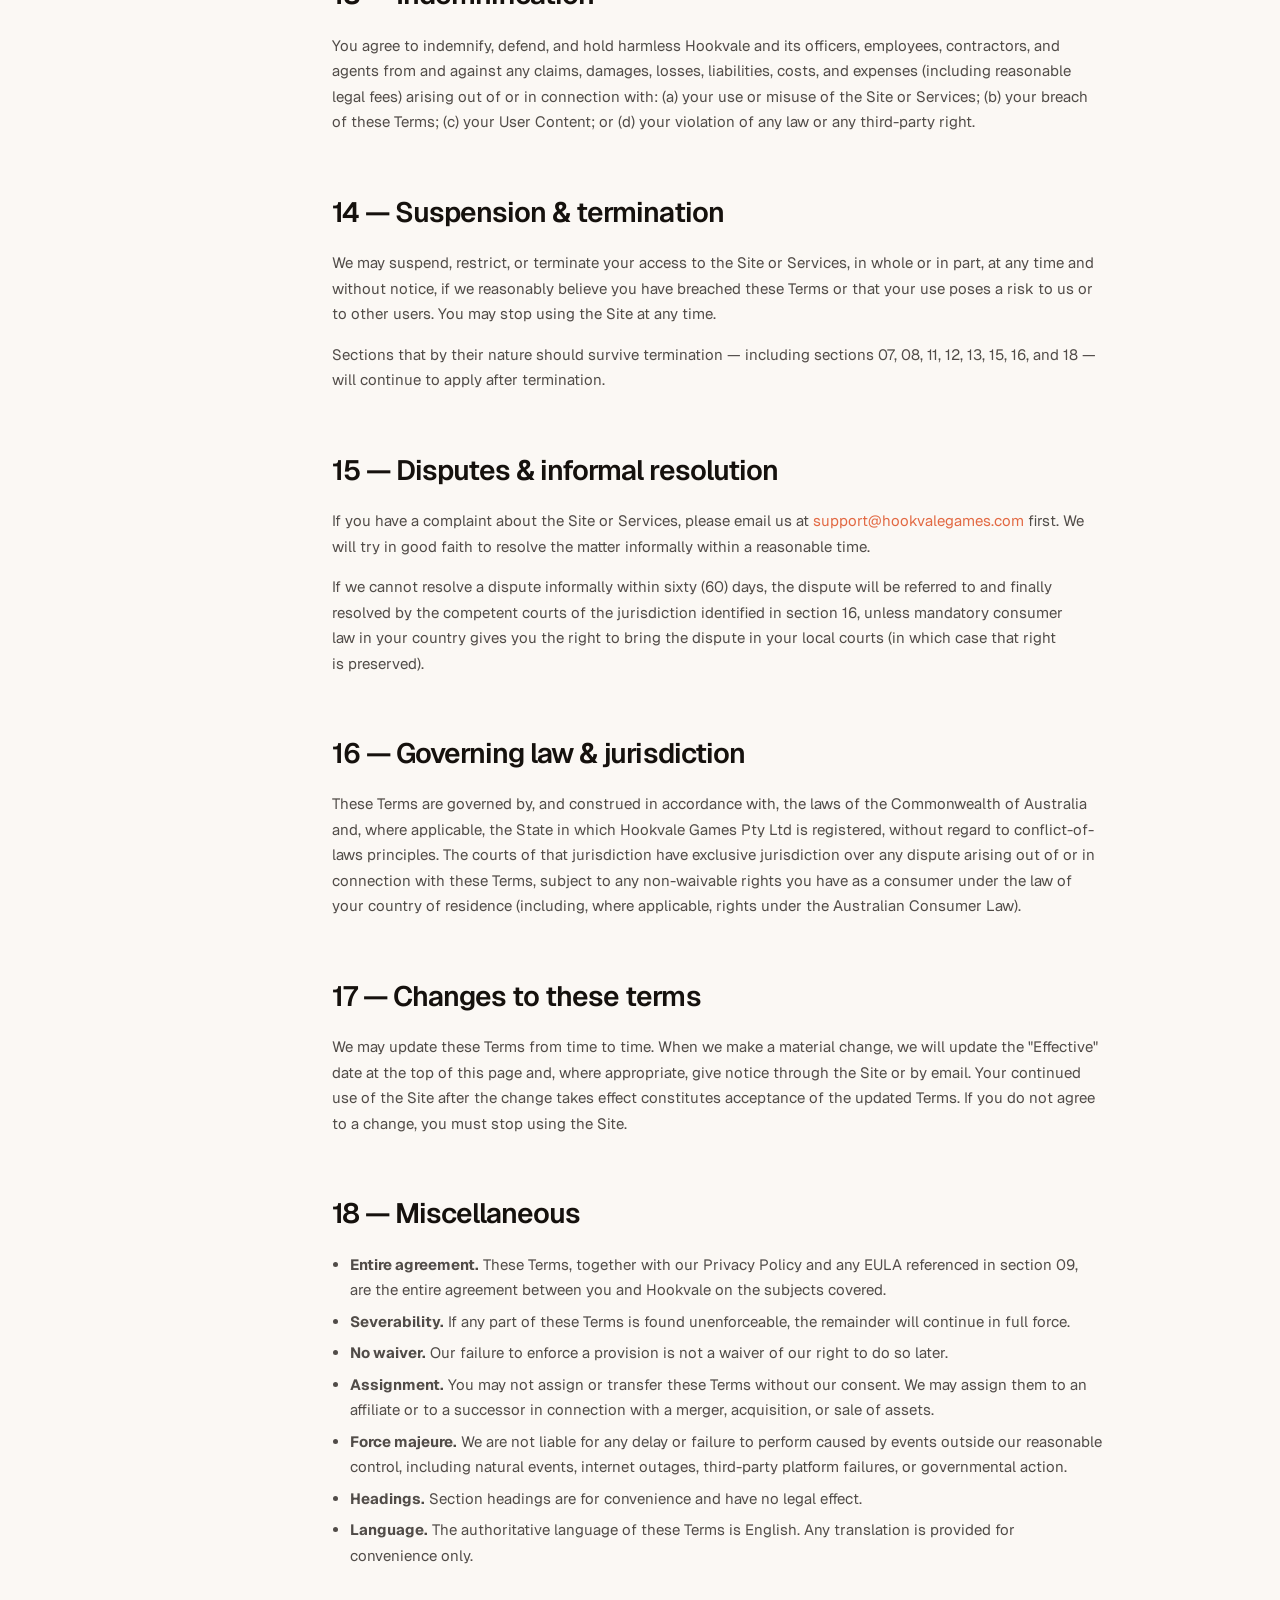
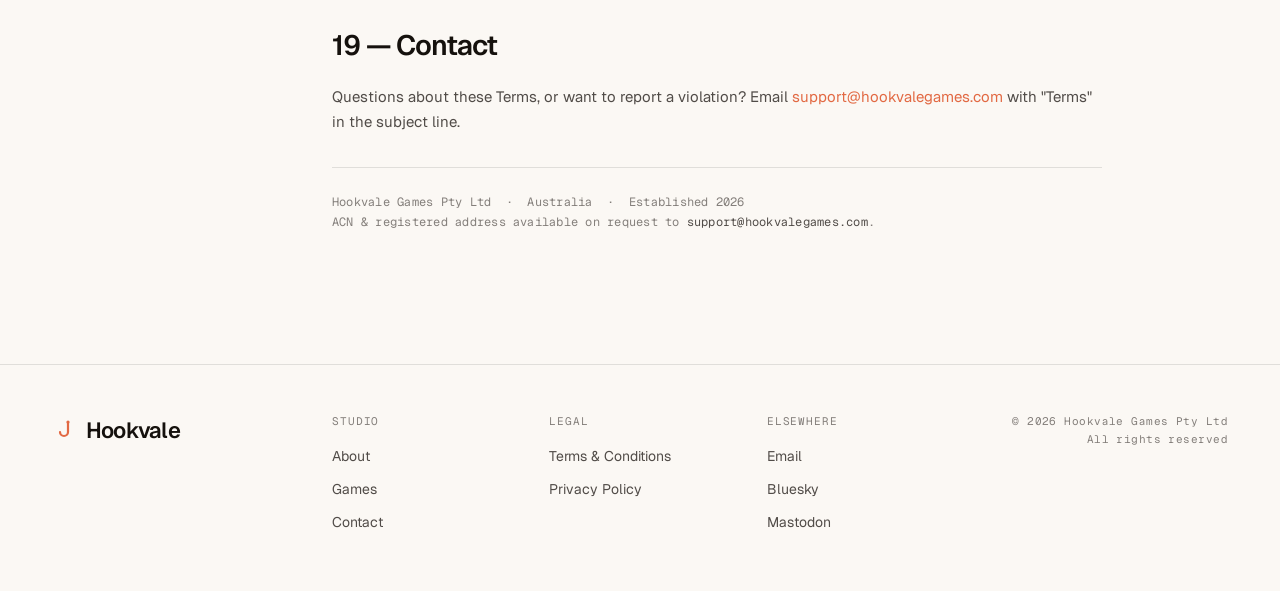
<file: terms.html>
<!DOCTYPE html>
<html lang="en">
<head>
<meta charset="UTF-8">
<meta name="viewport" content="width=device-width, initial-scale=1.0">
<title>Terms &amp; Conditions — Hookvale Games Pty Ltd</title>
<meta name="description" content="Terms and conditions for hookvalegames.com and any games or services published by Hookvale Games Pty Ltd.">
<link rel="icon" type="image/svg+xml" href="favicon.svg">
<link rel="canonical" href="https://hookvalegames.com/terms.html">
<meta property="og:type" content="article">
<meta property="og:site_name" content="Hookvale Games">
<meta property="og:url" content="https://hookvalegames.com/terms.html">
<meta property="og:title" content="Terms &amp; Conditions — Hookvale Games">
<meta property="og:description" content="The rules for using the Hookvale Games website and any games we publish.">
<meta property="og:image" content="https://hookvalegames.com/og-image.png">
<meta property="og:image:width" content="1200">
<meta property="og:image:height" content="630">
<meta name="twitter:card" content="summary_large_image">
<meta name="twitter:image" content="https://hookvalegames.com/og-image.png">
<link rel="preconnect" href="https://fonts.googleapis.com">
<link rel="preconnect" href="https://fonts.gstatic.com" crossorigin>
<link href="https://fonts.googleapis.com/css2?family=Geist:wght@300;400;500;600;700&family=Geist+Mono:wght@400;500&family=Instrument+Serif:ital@0;1&display=swap" rel="stylesheet">
<link rel="stylesheet" href="styles.css">
</head>
<body data-screen-label="Terms" style="font-family: Geist">

<nav class="nav">
  <div class="wrap nav__inner">
    <a href="index.html" class="brand">
      <svg class="brand__mark" viewBox="0 0 24 24" fill="none" stroke="currentColor" stroke-width="2.2" stroke-linecap="round" stroke-linejoin="round" aria-hidden="true">
        <path d="M16 4 V14 a4 4 0 0 1 -4 4 a4 4 0 0 1 -4 -4"/>
        <circle cx="16" cy="4" r="1.6" fill="currentColor" stroke="none"/>
      </svg>
      <span>Hookvale Games</span>
    </a>
    <div class="nav__links">
      <a href="index.html#about">About</a>
      <a href="index.html#games">Games</a>
      <a href="index.html#contact">Contact</a>
    </div>
    <a href="index.html" class="nav__cta">
      <span class="dot"></span>
      <span>Back to site</span>
    </a>
  </div>
</nav>

<main class="legal">
  <div class="wrap">
    <header class="legal__head">
      <div>
        <span class="eyebrow">Legal</span>
        <div class="legal__meta" style="margin-top:14px;">Effective · 19 May 2026 &nbsp;·&nbsp; Version 1.0</div>
      </div>
      <h1 class="legal__title">Terms &amp; Conditions</h1>
    </header>

    <div class="legal__intro" style="display:grid;grid-template-columns:220px 1fr;gap:60px;margin-bottom:64px;">
      <div class="section__index" style="padding-top:6px;">Plain-language summary</div>
      <div style="max-width:70ch;">
        <p style="font-family:var(--font-display);font-weight:var(--display-weight);letter-spacing:var(--display-tracking);font-size:clamp(20px,1.8vw,24px);line-height:1.4;margin:0 0 16px;color:var(--ink);text-wrap:pretty;">
          This page sets out the rules for using the Hookvale Games website and any games we publish. By using them, you agree to these terms.
        </p>
        <p style="color:var(--ink-soft);font-size:14px;line-height:1.65;margin:0;">
          We've tried to write this in clear language. Words in <strong style="color:var(--ink);font-weight:500;">bold</strong> are defined in section 02. If anything is unclear, please email us before you accept.
        </p>
      </div>
    </div>

    <div class="legal__body">
      <nav class="legal__toc" aria-label="On this page">
        <a href="#agreement">01 — Acceptance</a>
        <a href="#definitions">02 — Definitions</a>
        <a href="#eligibility">03 — Eligibility</a>
        <a href="#use">04 — Permitted use</a>
        <a href="#prohibited">05 — Prohibited conduct</a>
        <a href="#accounts">06 — Accounts &amp; lists</a>
        <a href="#ip">07 — Our IP</a>
        <a href="#ugc">08 — Your content &amp; feedback</a>
        <a href="#games">09 — Games &amp; services</a>
        <a href="#thirdparty">10 — Third-party links</a>
        <a href="#disclaimer">11 — Disclaimer</a>
        <a href="#liability">12 — Liability</a>
        <a href="#indemnity">13 — Indemnification</a>
        <a href="#termination">14 — Termination</a>
        <a href="#disputes">15 — Disputes</a>
        <a href="#governing">16 — Governing law</a>
        <a href="#changes">17 — Changes</a>
        <a href="#misc">18 — Miscellaneous</a>
        <a href="#contact">19 — Contact</a>
      </nav>

      <article class="legal__content">

        <h2 id="agreement">01 — Acceptance of these terms</h2>
        <p>
          These Terms &amp; Conditions (the "<strong>Terms</strong>") form a binding agreement between you and <strong>Hookvale Games Pty Ltd</strong>, a proprietary limited company registered in Australia ("<strong>Hookvale</strong>," "<strong>we</strong>," "<strong>us</strong>," or "<strong>our</strong>"). They govern your access to and use of <strong>hookvalegames.com</strong> and any subdomains, pages, and features we operate (collectively, the "<strong>Site</strong>"), as well as any games, prototypes, demos, beta builds, or related services we make available through or alongside the Site (collectively, the "<strong>Services</strong>").
        </p>
        <p>
          By accessing the Site, submitting an email address to one of our mailing lists, downloading a game, joining a playtest, or otherwise using the Services, you confirm that you have read, understood, and agreed to be bound by these Terms and by our <a href="privacy.html" style="color:var(--accent);">Privacy Policy</a>, which is incorporated here by reference. If you do not agree, you must not use the Site or the Services.
        </p>

        <h2 id="definitions">02 — Definitions</h2>
        <ul>
          <li><strong>Content</strong> — any text, graphics, audio, video, code, data, or other material made available on or through the Site or Services, including the Hookvale wordmark and the Hookvale "hook" device.</li>
          <li><strong>User Content</strong> — any material you submit to us, including emails, messages, playtest feedback, bug reports, survey responses, and suggestions.</li>
          <li><strong>Feedback</strong> — any idea, comment, or suggestion concerning the Site, the Services, or any Hookvale game, whether labelled as such or not.</li>
          <li><strong>You</strong> / <strong>your</strong> — the natural person accessing the Site or Services, or the entity on whose behalf you act if you are acting on behalf of an organisation.</li>
        </ul>

        <h2 id="eligibility">03 — Eligibility</h2>
        <p>
          You must be at least <strong>13 years old</strong> (or the minimum age required by data-protection law in your country, whichever is higher) to use the Site. If you are under the age of legal majority where you live, you may use the Site only with the involvement of a parent or guardian who agrees to these Terms on your behalf.
        </p>
        <p>
          You also confirm that you are not located in, ordinarily resident in, or subject to any embargo or trade restriction that would make your use of the Site unlawful, and that you are not listed on any sanctions list applicable to us.
        </p>

        <h2 id="use">04 — Permitted use of the site</h2>
        <p>
          We grant you a limited, personal, non-exclusive, non-transferable, revocable licence to access and view the Site for your own personal, non-commercial use, subject to these Terms. All other rights are reserved.
        </p>
        <p>You may:</p>
        <ul>
          <li>Browse the Site and read its publicly available pages;</li>
          <li>Save or print a reasonable number of pages for your own reference;</li>
          <li>Share links to the Site on social media or by email;</li>
          <li>Quote short excerpts of our public copy for review, news, or commentary, with attribution.</li>
        </ul>

        <h2 id="prohibited">05 — Prohibited conduct</h2>
        <p>You agree that you will not, and will not permit anyone else to:</p>
        <ul>
          <li>Use the Site or Services for any unlawful, fraudulent, harmful, threatening, harassing, defamatory, or obscene purpose;</li>
          <li>Attempt to gain unauthorised access to any part of the Site, our systems, or any account that is not yours;</li>
          <li>Probe, scan, or test the vulnerability of any system or network without our prior written permission;</li>
          <li>Interfere with the proper working of the Site, including by introducing malware, denial-of-service attacks, or excessive automated requests;</li>
          <li>Use any robot, spider, scraper, or other automated means to access the Site, except for well-behaved search-engine crawlers obeying our <code style="font-family:var(--font-mono);font-size:0.9em;">robots.txt</code>;</li>
          <li>Reverse-engineer, decompile, or disassemble any part of the Services, except where the law expressly permits;</li>
          <li>Copy, reproduce, distribute, modify, create derivative works of, publicly display, or commercially exploit any Content without our prior written consent;</li>
          <li>Remove or obscure any copyright, trademark, or other proprietary notices;</li>
          <li>Impersonate any person or entity, or misrepresent your affiliation with any person or entity;</li>
          <li>Use the Site to collect personal data about other users.</li>
        </ul>

        <h2 id="accounts">06 — Accounts, mailing lists &amp; playtests</h2>
        <p>
          The Site does not currently require an account. When you opt in to a mailing list (for example, our playtest list) or contact us by email, you are responsible for the accuracy of the information you provide and for keeping your inbox accessible so we can reach you.
        </p>
        <p>
          You may unsubscribe from any list at any time using the link in our emails or by writing to <a href="mailto:support@hookvalegames.com" style="color:var(--accent);">support@hookvalegames.com</a>. We may remove you from a list at our discretion if you breach these Terms or behave in a way that is harmful to other testers or to us.
        </p>
        <p>
          Beta and playtest builds are confidential. Unless we say otherwise in writing, you agree not to publicly stream, record, screenshot, share, or describe a playtest build without our prior written consent.
        </p>

        <h2 id="ip">07 — Our intellectual property</h2>
        <p>
          The Site, the Services, and all Content (other than User Content) are owned by Hookvale, our licensors, or other rights-holders, and are protected by copyright, trademark, design, database, and other intellectual-property laws. No rights are granted to you other than the limited licence in section 04.
        </p>
        <p>
          "Hookvale," "Hookvale Games," "Hookvale Games Pty Ltd," and the Hookvale "hook" device are trademarks of Hookvale Games Pty Ltd, whether or not they are registered. You may not use them in a way that suggests sponsorship, endorsement, or partnership without our prior written consent.
        </p>

        <h2 id="ugc">08 — Your content &amp; feedback</h2>
        <p>
          You retain ownership of any User Content you submit. You are solely responsible for that content and confirm that you have all rights necessary to submit it, and that doing so does not violate any law or any third party's rights.
        </p>
        <p>
          By submitting User Content, you grant Hookvale a worldwide, royalty-free, sublicensable, transferable, non-exclusive licence to host, store, reproduce, adapt, translate, and use that content to the extent reasonably necessary to operate the Site and Services, communicate with you, and improve our games.
        </p>
        <p>
          Specifically with respect to <strong>Feedback</strong>: you understand that any idea, suggestion, or improvement you share with us about the Site or our games may already be under independent development by us, and that we are free to use, implement, modify, or distribute that Feedback in any of our products without obligation, attribution, or compensation to you. If you do not want us to have these rights, do not send the Feedback.
        </p>

        <h2 id="games">09 — Games &amp; services</h2>
        <p>
          Information shown on the Site about Hookvale games — including names, art, mechanics, features, screenshots, platforms, regions, prices, and release windows — is provided for general information only and may change without notice. Anything described as a "working title," "concept," "in development," or similar is, by definition, not final.
        </p>
        <p>
          Specific games and services may be governed by separate end-user license agreements ("<strong>EULAs</strong>"), platform terms (for example, those of the App Store or Google Play), or in-game terms. Where there is a conflict between these Terms and a game-specific EULA, the EULA prevails for that game.
        </p>
        <p>
          We do not currently sell anything through the Site. If we begin to sell products or services directly, additional terms (including consumer-rights, refund, and tax terms) will be presented to you before purchase and will be incorporated into these Terms by reference.
        </p>

        <h2 id="thirdparty">10 — Third-party links &amp; services</h2>
        <p>
          The Site may link to third-party websites, services, or platforms (for example, social networks, app stores, or our email provider). We do not control those third parties and are not responsible for their content, practices, or policies. Your use of them is at your own risk and subject to their own terms.
        </p>

        <h2 id="disclaimer">11 — Disclaimers</h2>
        <p>
          The Site and Services are provided "<strong>as is</strong>" and "<strong>as available</strong>" without warranties of any kind, whether express, implied, or statutory, including warranties of merchantability, fitness for a particular purpose, accuracy, non-infringement, and freedom from defects or interruption. To the maximum extent permitted by law, we disclaim all such warranties.
        </p>
        <p>
          Without limiting that, we do not warrant that the Site will be uninterrupted, error-free, secure, or free of viruses; that any information on the Site is complete, accurate, or current; or that any game or feature shown on the Site will be released, released in any particular form, or remain available.
        </p>
        <p>
          Some jurisdictions do not allow the exclusion of certain warranties. To the extent any warranty cannot be excluded, that warranty is limited to the minimum permitted by law.
        </p>

        <h2 id="liability">12 — Limitation of liability</h2>
        <p>
          To the maximum extent permitted by law, Hookvale, its officers, employees, contractors, and agents will not be liable for any indirect, incidental, special, consequential, exemplary, or punitive damages, or for any loss of profits, revenue, data, goodwill, or business opportunity, arising out of or in connection with your use of, or inability to use, the Site or Services — even if we have been advised of the possibility of such damages.
        </p>
        <p>
          Nothing in these Terms excludes or limits our liability for death or personal injury caused by our negligence, for fraud or fraudulent misrepresentation, for any breach of the consumer guarantees in the Australian Consumer Law that cannot lawfully be excluded, or for any other liability that cannot lawfully be excluded or limited.
        </p>

        <h2 id="indemnity">13 — Indemnification</h2>
        <p>
          You agree to indemnify, defend, and hold harmless Hookvale and its officers, employees, contractors, and agents from and against any claims, damages, losses, liabilities, costs, and expenses (including reasonable legal fees) arising out of or in connection with: (a) your use or misuse of the Site or Services; (b) your breach of these Terms; (c) your User Content; or (d) your violation of any law or any third-party right.
        </p>

        <h2 id="termination">14 — Suspension &amp; termination</h2>
        <p>
          We may suspend, restrict, or terminate your access to the Site or Services, in whole or in part, at any time and without notice, if we reasonably believe you have breached these Terms or that your use poses a risk to us or to other users. You may stop using the Site at any time.
        </p>
        <p>
          Sections that by their nature should survive termination — including sections 07, 08, 11, 12, 13, 15, 16, and 18 — will continue to apply after termination.
        </p>

        <h2 id="disputes">15 — Disputes &amp; informal resolution</h2>
        <p>
          If you have a complaint about the Site or Services, please email us at <a href="mailto:support@hookvalegames.com" style="color:var(--accent);">support@hookvalegames.com</a> first. We will try in good faith to resolve the matter informally within a reasonable time.
        </p>
        <p>
          If we cannot resolve a dispute informally within sixty (60) days, the dispute will be referred to and finally resolved by the competent courts of the jurisdiction identified in section 16, unless mandatory consumer law in your country gives you the right to bring the dispute in your local courts (in which case that right is preserved).
        </p>

        <h2 id="governing">16 — Governing law &amp; jurisdiction</h2>
        <p>
          These Terms are governed by, and construed in accordance with, the laws of the Commonwealth of Australia and, where applicable, the State in which Hookvale Games Pty Ltd is registered, without regard to conflict-of-laws principles. The courts of that jurisdiction have exclusive jurisdiction over any dispute arising out of or in connection with these Terms, subject to any non-waivable rights you have as a consumer under the law of your country of residence (including, where applicable, rights under the Australian Consumer Law).
        </p>

        <h2 id="changes">17 — Changes to these terms</h2>
        <p>
          We may update these Terms from time to time. When we make a material change, we will update the "Effective" date at the top of this page and, where appropriate, give notice through the Site or by email. Your continued use of the Site after the change takes effect constitutes acceptance of the updated Terms. If you do not agree to a change, you must stop using the Site.
        </p>

        <h2 id="misc">18 — Miscellaneous</h2>
        <ul>
          <li><strong>Entire agreement.</strong> These Terms, together with our Privacy Policy and any EULA referenced in section 09, are the entire agreement between you and Hookvale on the subjects covered.</li>
          <li><strong>Severability.</strong> If any part of these Terms is found unenforceable, the remainder will continue in full force.</li>
          <li><strong>No waiver.</strong> Our failure to enforce a provision is not a waiver of our right to do so later.</li>
          <li><strong>Assignment.</strong> You may not assign or transfer these Terms without our consent. We may assign them to an affiliate or to a successor in connection with a merger, acquisition, or sale of assets.</li>
          <li><strong>Force majeure.</strong> We are not liable for any delay or failure to perform caused by events outside our reasonable control, including natural events, internet outages, third-party platform failures, or governmental action.</li>
          <li><strong>Headings.</strong> Section headings are for convenience and have no legal effect.</li>
          <li><strong>Language.</strong> The authoritative language of these Terms is English. Any translation is provided for convenience only.</li>
        </ul>

        <h2 id="contact">19 — Contact</h2>
        <p>
          Questions about these Terms, or want to report a violation? Email <a href="mailto:support@hookvalegames.com" style="color:var(--accent);">support@hookvalegames.com</a> with "Terms" in the subject line.
        </p>
        <p style="font-family:var(--font-mono);font-size:12px;color:var(--ink-mute);letter-spacing:0.02em;margin-top:32px;padding-top:24px;border-top:1px solid var(--line);">
          Hookvale Games Pty Ltd &nbsp;·&nbsp; Australia &nbsp;·&nbsp; Established 2026<br>
          ACN &amp; registered address available on request to <a href="mailto:support@hookvalegames.com" style="color:var(--ink-soft);">support@hookvalegames.com</a>.
        </p>
      </article>
    </div>
  </div>
</main>

<footer class="footer">
  <div class="wrap footer__inner">
    <div class="footer__brand">
      <svg class="brand__mark" viewBox="0 0 24 24" fill="none" stroke="currentColor" stroke-width="2.2" stroke-linecap="round" stroke-linejoin="round" aria-hidden="true">
        <path d="M16 4 V14 a4 4 0 0 1 -4 4 a4 4 0 0 1 -4 -4"/>
        <circle cx="16" cy="4" r="1.6" fill="currentColor" stroke="none"/>
      </svg>
      <span>Hookvale</span>
    </div>
    <div class="footer__cols">
      <div class="footer__col">
        <h4>Studio</h4>
        <ul>
          <li><a href="index.html#about">About</a></li>
          <li><a href="index.html#games">Games</a></li>
          <li><a href="index.html#contact">Contact</a></li>
        </ul>
      </div>
      <div class="footer__col">
        <h4>Legal</h4>
        <ul>
          <li><a href="terms.html">Terms &amp; Conditions</a></li>
          <li><a href="privacy.html">Privacy Policy</a></li>
        </ul>
      </div>
      <div class="footer__col">
        <h4>Elsewhere</h4>
        <ul>
          <li><a href="mailto:support@hookvalegames.com">Email</a></li>
          <li><a href="#">Bluesky</a></li>
          <li><a href="#">Mastodon</a></li>
        </ul>
      </div>
    </div>
    <div class="footer__copy">
      © 2026 Hookvale Games Pty Ltd<br>
      All rights reserved
    </div>
  </div>
</footer>

<aside class="tweaks" aria-label="Tweaks">
  <div class="tweaks__head">
    <div class="tweaks__title">Tweaks</div>
    <button class="tweaks__close" aria-label="Close tweaks">
      <svg width="12" height="12" viewBox="0 0 12 12" fill="none" stroke="currentColor" stroke-width="1.6" stroke-linecap="round"><path d="M2 2 L10 10"/><path d="M10 2 L2 10"/></svg>
    </button>
  </div>
  <div class="tweak">
    <div class="tweak__label">Accent</div>
    <div class="tweak__row">
      <button class="tweak__swatch" data-tweak="accent" data-value="coral"  style="background:oklch(0.66 0.16 38);"  aria-label="Coral"></button>
      <button class="tweak__swatch" data-tweak="accent" data-value="sage"   style="background:oklch(0.62 0.10 155);" aria-label="Sage"></button>
      <button class="tweak__swatch" data-tweak="accent" data-value="cobalt" style="background:oklch(0.55 0.16 255);" aria-label="Cobalt"></button>
      <button class="tweak__swatch" data-tweak="accent" data-value="plum"   style="background:oklch(0.55 0.14 330);" aria-label="Plum"></button>
    </div>
  </div>
  <div class="tweak">
    <div class="tweak__label">Mode</div>
    <div class="tweak__row">
      <button class="tweak__pill" data-tweak="theme" data-value="light">Light</button>
      <button class="tweak__pill" data-tweak="theme" data-value="dark">Dark</button>
    </div>
  </div>
  <div class="tweak">
    <div class="tweak__label">Display type</div>
    <div class="tweak__row">
      <button class="tweak__pill" data-tweak="display" data-value="sans">Sans</button>
      <button class="tweak__pill" data-tweak="display" data-value="serif">Serif</button>
      <button class="tweak__pill" data-tweak="display" data-value="mono">Mono</button>
    </div>
  </div>
</aside>

<script src="tweaks.js"></script>
<script src="site.js"></script>
</body>
</html>
</file>
<file: styles.css>
/* ---------- Tokens ---------- */
:root {
  --bg:        oklch(0.98 0.006 80);
  --bg-elev:   oklch(0.965 0.008 80);
  --ink:       oklch(0.18 0.01 60);
  --ink-soft:  oklch(0.42 0.01 60);
  --ink-mute:  oklch(0.60 0.008 60);
  --line:      oklch(0.90 0.006 80);
  --line-soft: oklch(0.93 0.005 80);
  --accent:    oklch(0.66 0.16 38);    /* warm coral */
  --accent-ink: oklch(0.99 0.01 80);

  --font-sans: "Geist", ui-sans-serif, system-ui, sans-serif;
  --font-mono: "Geist Mono", ui-monospace, "JetBrains Mono", monospace;
  --font-display: "Geist", ui-sans-serif, system-ui, sans-serif;
  --display-weight: 600;
  --display-tracking: -0.035em;

  --radius: 4px;
  --maxw: 1240px;
}

[data-theme="dark"] {
  --bg:        oklch(0.16 0.01 60);
  --bg-elev:   oklch(0.20 0.01 60);
  --ink:       oklch(0.96 0.006 80);
  --ink-soft:  oklch(0.72 0.01 80);
  --ink-mute:  oklch(0.50 0.01 80);
  --line:      oklch(0.28 0.01 60);
  --line-soft: oklch(0.23 0.01 60);
  --accent:    oklch(0.74 0.16 40);
  --accent-ink: oklch(0.16 0.01 60);
}

/* Display font variants set per tweak */
[data-display="serif"] {
  --font-display: "Instrument Serif", "Times New Roman", serif;
  --display-weight: 400;
  --display-tracking: -0.015em;
}
[data-display="mono"] {
  --font-display: "Geist Mono", ui-monospace, monospace;
  --display-weight: 500;
  --display-tracking: -0.04em;
}

/* ---------- Reset ---------- */
*, *::before, *::after { box-sizing: border-box; }
html, body { margin: 0; padding: 0; }
body {
  background: var(--bg);
  color: var(--ink);
  font-family: var(--font-sans);
  font-size: 16px;
  line-height: 1.55;
  -webkit-font-smoothing: antialiased;
  text-rendering: optimizeLegibility;
  font-feature-settings: "ss01", "cv11";
  transition: background-color .35s ease, color .35s ease;
}
a { color: inherit; text-decoration: none; }
button { font: inherit; color: inherit; background: none; border: 0; cursor: pointer; }
img, svg { display: block; max-width: 100%; }

::selection { background: var(--accent); color: var(--accent-ink); }

/* ---------- Layout ---------- */
.wrap {
  width: 100%;
  max-width: var(--maxw);
  margin: 0 auto;
  padding: 0 32px;
}
@media (max-width: 720px) { .wrap { padding: 0 20px; } }

/* ---------- Navigation ---------- */
.nav {
  position: sticky;
  top: 0;
  z-index: 50;
  backdrop-filter: blur(14px) saturate(140%);
  -webkit-backdrop-filter: blur(14px) saturate(140%);
  background: color-mix(in oklab, var(--bg) 78%, transparent);
  border-bottom: 1px solid transparent;
  transition: border-color .25s ease, background-color .25s ease;
}
.nav.is-scrolled { border-bottom-color: var(--line); }
.nav__inner {
  display: flex;
  align-items: center;
  justify-content: space-between;
  height: 68px;
}
.brand {
  display: flex;
  align-items: center;
  gap: 10px;
  font-family: var(--font-display);
  font-weight: var(--display-weight);
  letter-spacing: var(--display-tracking);
  font-size: 18px;
}
.brand__mark {
  width: 22px;
  height: 22px;
  color: var(--accent);
  transition: transform .4s cubic-bezier(.2,.7,.2,1);
}
.brand:hover .brand__mark { transform: rotate(-12deg); }

.nav__links {
  display: flex;
  gap: 28px;
  font-size: 14px;
  color: var(--ink-soft);
}
.nav__links a {
  position: relative;
  padding: 4px 0;
  transition: color .2s ease;
}
.nav__links a::after {
  content: "";
  position: absolute;
  left: 0; right: 0; bottom: -2px;
  height: 1px;
  background: currentColor;
  transform: scaleX(0);
  transform-origin: left;
  transition: transform .3s cubic-bezier(.2,.7,.2,1);
}
.nav__links a:hover { color: var(--ink); }
.nav__links a:hover::after { transform: scaleX(1); }

@media (max-width: 720px) {
  .nav__links { display: none; }
}

.nav__cta {
  display: inline-flex;
  align-items: center;
  gap: 8px;
  padding: 9px 14px;
  border: 1px solid var(--line);
  border-radius: 999px;
  font-size: 13px;
  font-family: var(--font-mono);
  letter-spacing: 0.02em;
  background: var(--bg-elev);
  transition: border-color .2s ease, background-color .2s ease;
}
.nav__cta:hover { border-color: var(--ink); background: var(--bg); }
.nav__cta .dot {
  width: 6px; height: 6px; border-radius: 50%;
  background: var(--accent);
  box-shadow: 0 0 0 0 var(--accent);
  animation: pulse 2.4s infinite;
}
@keyframes pulse {
  0%, 100% { box-shadow: 0 0 0 0 color-mix(in oklab, var(--accent) 60%, transparent); }
  50%      { box-shadow: 0 0 0 6px color-mix(in oklab, var(--accent) 0%, transparent); }
}

/* ---------- Section meta labels ---------- */
.eyebrow {
  display: inline-flex;
  align-items: center;
  gap: 8px;
  font-family: var(--font-mono);
  font-size: 12px;
  letter-spacing: 0.08em;
  text-transform: uppercase;
  color: var(--ink-mute);
}
.eyebrow::before {
  content: "";
  width: 14px;
  height: 1px;
  background: currentColor;
}
.section { padding: 120px 0; border-top: 1px solid var(--line-soft); }
.section:first-of-type { border-top: 0; }

.section__head {
  display: grid;
  grid-template-columns: 220px 1fr;
  gap: 60px;
  margin-bottom: 56px;
}
.section__index {
  font-family: var(--font-mono);
  font-size: 12px;
  letter-spacing: 0.08em;
  color: var(--ink-mute);
  padding-top: 10px;
}
.section__title {
  font-family: var(--font-display);
  font-weight: var(--display-weight);
  letter-spacing: var(--display-tracking);
  font-size: clamp(36px, 4.5vw, 56px);
  line-height: 1.04;
  margin: 0;
  max-width: 18ch;
  text-wrap: balance;
}
@media (max-width: 820px) {
  .section { padding: 88px 0; }
  .section__head { grid-template-columns: 1fr; gap: 16px; margin-bottom: 40px; }
}

/* ---------- Hero ---------- */
.hero {
  position: relative;
  padding: 80px 0 0;
  min-height: calc(100vh - 68px);
  display: flex;
  flex-direction: column;
  justify-content: space-between;
}
.hero__top {
  display: grid;
  grid-template-columns: 220px 1fr;
  gap: 60px;
  padding-top: 24px;
}
.hero__meta {
  font-family: var(--font-mono);
  font-size: 12px;
  letter-spacing: 0.08em;
  color: var(--ink-mute);
  display: flex;
  flex-direction: column;
  gap: 4px;
}
.hero__meta span:first-child { color: var(--ink); }

.hero__headline {
  font-family: var(--font-display);
  font-weight: var(--display-weight);
  letter-spacing: var(--display-tracking);
  font-size: clamp(48px, 8.2vw, 132px);
  line-height: 0.94;
  margin: 0;
  text-wrap: balance;
}
.hero__headline em {
  font-style: italic;
  color: var(--accent);
  font-family: "Instrument Serif", "Times New Roman", serif;
  font-weight: 400;
  letter-spacing: -0.02em;
}
[data-display="serif"] .hero__headline em { color: var(--accent); }

.hero__bottom {
  display: grid;
  grid-template-columns: 220px 1fr 1fr;
  gap: 60px;
  align-items: end;
  padding: 80px 0 56px;
}
.hero__caption {
  font-family: var(--font-mono);
  font-size: 12px;
  letter-spacing: 0.08em;
  color: var(--ink-mute);
}
.hero__caption .arrow {
  display: inline-block;
  margin-right: 8px;
  color: var(--accent);
}
.hero__copy {
  font-size: 18px;
  line-height: 1.5;
  color: var(--ink-soft);
  max-width: 38ch;
  text-wrap: pretty;
}
.hero__copy strong { color: var(--ink); font-weight: 500; }

.hero__indicators {
  display: flex;
  flex-direction: column;
  gap: 14px;
  font-family: var(--font-mono);
  font-size: 12px;
  letter-spacing: 0.04em;
}
.indicator {
  display: grid;
  grid-template-columns: 80px 1fr;
  gap: 12px;
  color: var(--ink-soft);
}
.indicator span:first-child { color: var(--ink-mute); }

@media (max-width: 980px) {
  .hero__top, .hero__bottom { grid-template-columns: 1fr; gap: 32px; }
  .hero__bottom { padding: 56px 0 40px; }
}

.hero__mark {
  position: absolute;
  right: 32px;
  top: 100px;
  width: 18vw;
  max-width: 220px;
  min-width: 110px;
  aspect-ratio: 1;
  color: var(--accent);
  opacity: 0.92;
  pointer-events: none;
  transition: transform .6s cubic-bezier(.2,.7,.2,1);
}
@media (max-width: 980px) { .hero__mark { display: none; } }

/* ---------- About ---------- */
.about__grid {
  display: grid;
  grid-template-columns: 220px 1fr 1fr;
  gap: 60px;
}
.about__lede {
  font-family: var(--font-display);
  font-weight: var(--display-weight);
  letter-spacing: var(--display-tracking);
  font-size: clamp(24px, 2.3vw, 32px);
  line-height: 1.25;
  margin: 0 0 28px;
  text-wrap: pretty;
}
.about__body p {
  font-size: 16px;
  line-height: 1.65;
  color: var(--ink-soft);
  margin: 0 0 16px;
  text-wrap: pretty;
}
.about__facts {
  display: flex;
  flex-direction: column;
  gap: 0;
  border-top: 1px solid var(--line);
}
.fact {
  display: grid;
  grid-template-columns: 110px 1fr;
  gap: 16px;
  padding: 16px 0;
  border-bottom: 1px solid var(--line);
  font-family: var(--font-mono);
  font-size: 13px;
}
.fact dt { color: var(--ink-mute); letter-spacing: 0.04em; text-transform: uppercase; font-size: 11px; padding-top: 2px; }
.fact dd { margin: 0; color: var(--ink); }
@media (max-width: 820px) {
  .about__grid { grid-template-columns: 1fr; gap: 32px; }
}

/* ---------- Games ---------- */
.games {
  display: grid;
  grid-template-columns: 220px 1fr;
  gap: 60px;
}
.games__list {
  display: flex;
  flex-direction: column;
}
.game-card {
  position: relative;
  display: grid;
  grid-template-columns: 260px 1fr auto;
  gap: 40px;
  align-items: center;
  padding: 28px 0;
  border-top: 1px solid var(--line);
  transition: padding-left .35s cubic-bezier(.2,.7,.2,1);
}
.game-card:last-child { border-bottom: 1px solid var(--line); }
.game-card:hover { padding-left: 16px; }
.game-card::before {
  content: "";
  position: absolute;
  left: 0; top: 50%;
  width: 6px; height: 6px;
  border-radius: 50%;
  background: var(--accent);
  transform: translate(-20px, -50%) scale(0);
  transition: transform .35s cubic-bezier(.2,.7,.2,1);
}
.game-card:hover::before { transform: translate(0, -50%) scale(1); }

.game-card__art {
  aspect-ratio: 4 / 3;
  background: var(--bg-elev);
  border: 1px solid var(--line);
  border-radius: var(--radius);
  position: relative;
  overflow: hidden;
}
.game-card__art::after {
  content: "";
  position: absolute;
  inset: 0;
  background-image: repeating-linear-gradient(
    -45deg,
    transparent 0,
    transparent 9px,
    color-mix(in oklab, var(--ink) 5%, transparent) 9px,
    color-mix(in oklab, var(--ink) 5%, transparent) 10px
  );
}
.game-card__art-label {
  position: absolute;
  inset: 0;
  display: flex;
  align-items: center;
  justify-content: center;
  font-family: var(--font-mono);
  font-size: 11px;
  letter-spacing: 0.08em;
  color: var(--ink-mute);
  text-transform: uppercase;
  z-index: 1;
}
.game-card__title {
  font-family: var(--font-display);
  font-weight: var(--display-weight);
  letter-spacing: var(--display-tracking);
  font-size: clamp(28px, 3vw, 40px);
  line-height: 1.05;
  margin: 0 0 8px;
}
.game-card__meta {
  display: flex;
  flex-wrap: wrap;
  gap: 8px 16px;
  font-family: var(--font-mono);
  font-size: 12px;
  letter-spacing: 0.04em;
  color: var(--ink-mute);
  margin-bottom: 12px;
}
.game-card__meta span { display: inline-flex; align-items: center; gap: 6px; }
.game-card__meta span::before {
  content: "";
  width: 4px; height: 4px;
  background: var(--ink-mute);
  border-radius: 50%;
}
.game-card__meta span:first-child::before { display: none; }
.game-card__desc {
  color: var(--ink-soft);
  font-size: 15px;
  max-width: 52ch;
  text-wrap: pretty;
}
.game-card__status {
  font-family: var(--font-mono);
  font-size: 11px;
  letter-spacing: 0.1em;
  text-transform: uppercase;
  color: var(--accent);
  white-space: nowrap;
  display: inline-flex;
  align-items: center;
  gap: 8px;
  padding: 8px 12px;
  border: 1px solid color-mix(in oklab, var(--accent) 40%, transparent);
  border-radius: 999px;
  background: color-mix(in oklab, var(--accent) 8%, transparent);
}
.game-card__status .pulse {
  width: 6px; height: 6px; border-radius: 50%;
  background: var(--accent);
  animation: pulse 2.4s infinite;
}

@media (max-width: 980px) {
  .games { grid-template-columns: 1fr; gap: 32px; }
  .game-card { grid-template-columns: 1fr; gap: 20px; }
  .game-card__status { justify-self: start; }
}

/* ---------- Contact ---------- */
.contact {
  display: grid;
  grid-template-columns: 220px 1fr 1fr;
  gap: 60px;
  align-items: start;
}
.contact__lede {
  font-family: var(--font-display);
  font-weight: var(--display-weight);
  letter-spacing: var(--display-tracking);
  font-size: clamp(28px, 3vw, 40px);
  line-height: 1.1;
  margin: 0 0 20px;
  text-wrap: balance;
}
.contact__sub {
  color: var(--ink-soft);
  font-size: 16px;
  max-width: 38ch;
  text-wrap: pretty;
}
.contact__channels {
  display: flex;
  flex-direction: column;
  border-top: 1px solid var(--line);
}
.channel {
  display: grid;
  grid-template-columns: 1fr auto;
  align-items: center;
  gap: 16px;
  padding: 22px 0;
  border-bottom: 1px solid var(--line);
  transition: padding-left .3s cubic-bezier(.2,.7,.2,1);
  position: relative;
}
.channel:hover { padding-left: 12px; }
.channel__label {
  font-family: var(--font-mono);
  font-size: 11px;
  letter-spacing: 0.08em;
  text-transform: uppercase;
  color: var(--ink-mute);
  margin-bottom: 4px;
}
.channel__value {
  font-family: var(--font-display);
  font-weight: var(--display-weight);
  letter-spacing: var(--display-tracking);
  font-size: clamp(20px, 2vw, 26px);
}
.channel__arrow {
  width: 20px;
  height: 20px;
  color: var(--ink-mute);
  transition: transform .3s cubic-bezier(.2,.7,.2,1), color .2s ease;
}
.channel:hover .channel__arrow { transform: translate(4px, -4px); color: var(--accent); }

@media (max-width: 980px) {
  .contact { grid-template-columns: 1fr; gap: 32px; }
}

/* ---------- Footer ---------- */
.footer {
  border-top: 1px solid var(--line);
  padding: 48px 0 56px;
}
.footer__inner {
  display: grid;
  grid-template-columns: 220px 1fr auto;
  gap: 60px;
  align-items: start;
}
.footer__brand {
  font-family: var(--font-display);
  font-weight: var(--display-weight);
  letter-spacing: var(--display-tracking);
  font-size: 22px;
  display: flex;
  align-items: center;
  gap: 10px;
}
.footer__brand .brand__mark { width: 24px; height: 24px; }
.footer__cols {
  display: grid;
  grid-template-columns: repeat(3, 1fr);
  gap: 32px;
}
.footer__col h4 {
  font-family: var(--font-mono);
  font-size: 11px;
  letter-spacing: 0.08em;
  text-transform: uppercase;
  color: var(--ink-mute);
  margin: 0 0 14px;
  font-weight: 400;
}
.footer__col ul { list-style: none; padding: 0; margin: 0; display: flex; flex-direction: column; gap: 8px; }
.footer__col a { color: var(--ink-soft); font-size: 14px; transition: color .15s ease; }
.footer__col a:hover { color: var(--ink); }
.footer__copy {
  font-family: var(--font-mono);
  font-size: 11px;
  letter-spacing: 0.04em;
  color: var(--ink-mute);
  text-align: right;
  line-height: 1.6;
}
@media (max-width: 980px) {
  .footer__inner { grid-template-columns: 1fr; gap: 40px; }
  .footer__copy { text-align: left; }
  .footer__cols { grid-template-columns: repeat(2, 1fr); gap: 28px; }
}

/* ---------- Legal pages ---------- */
.legal {
  padding: 80px 0 120px;
}
.legal__head {
  display: grid;
  grid-template-columns: 220px 1fr;
  gap: 60px;
  align-items: end;
  margin-bottom: 64px;
  padding-bottom: 40px;
  border-bottom: 1px solid var(--line);
}
.legal__title {
  font-family: var(--font-display);
  font-weight: var(--display-weight);
  letter-spacing: var(--display-tracking);
  font-size: clamp(40px, 5vw, 72px);
  line-height: 0.98;
  margin: 0;
}
.legal__body {
  display: grid;
  grid-template-columns: 220px 1fr;
  gap: 60px;
}
.legal__toc {
  position: sticky;
  top: 96px;
  align-self: start;
  font-family: var(--font-mono);
  font-size: 12px;
  letter-spacing: 0.04em;
  display: flex;
  flex-direction: column;
  gap: 6px;
}
.legal__toc a {
  color: var(--ink-mute);
  padding: 4px 0;
  transition: color .15s ease;
}
.legal__toc a:hover, .legal__toc a.is-active { color: var(--ink); }
.legal__content { max-width: 70ch; }
.legal__content h2 {
  font-family: var(--font-display);
  font-weight: var(--display-weight);
  letter-spacing: var(--display-tracking);
  font-size: 28px;
  margin: 56px 0 16px;
  scroll-margin-top: 96px;
}
.legal__content h2:first-child { margin-top: 0; }
.legal__content p, .legal__content li {
  color: var(--ink-soft);
  font-size: 15px;
  line-height: 1.7;
  text-wrap: pretty;
}
.legal__content ul { padding-left: 18px; }
.legal__content li { margin-bottom: 6px; }
.legal__meta {
  font-family: var(--font-mono);
  font-size: 12px;
  letter-spacing: 0.04em;
  color: var(--ink-mute);
}
@media (max-width: 820px) {
  .legal__head, .legal__body { grid-template-columns: 1fr; gap: 24px; }
  .legal__toc { position: static; flex-direction: row; flex-wrap: wrap; gap: 16px; }
}

/* ---------- Reveal animation ---------- */
.reveal {
  opacity: 0;
  transform: translateY(14px);
  transition: opacity .8s cubic-bezier(.2,.7,.2,1), transform .8s cubic-bezier(.2,.7,.2,1);
}
.reveal.is-in { opacity: 1; transform: none; }

/* ---------- Tweaks panel ---------- */
.tweaks {
  position: fixed;
  right: 20px;
  bottom: 20px;
  width: 280px;
  background: var(--bg);
  border: 1px solid var(--line);
  border-radius: 12px;
  padding: 16px;
  font-family: var(--font-sans);
  font-size: 13px;
  box-shadow: 0 20px 40px -20px color-mix(in oklab, var(--ink) 25%, transparent),
              0 4px 12px -6px color-mix(in oklab, var(--ink) 15%, transparent);
  z-index: 100;
  display: none;
}
.tweaks.is-open { display: block; }
.tweaks__head {
  display: flex;
  justify-content: space-between;
  align-items: center;
  margin-bottom: 14px;
  padding-bottom: 12px;
  border-bottom: 1px solid var(--line);
}
.tweaks__title {
  font-family: var(--font-mono);
  font-size: 11px;
  letter-spacing: 0.08em;
  text-transform: uppercase;
  color: var(--ink-mute);
}
.tweaks__close {
  width: 22px; height: 22px;
  display: grid; place-items: center;
  border-radius: 4px;
  color: var(--ink-mute);
}
.tweaks__close:hover { background: var(--bg-elev); color: var(--ink); }
.tweak {
  margin-bottom: 14px;
}
.tweak__label {
  font-family: var(--font-mono);
  font-size: 10px;
  letter-spacing: 0.1em;
  text-transform: uppercase;
  color: var(--ink-mute);
  margin-bottom: 8px;
}
.tweak__row { display: flex; gap: 8px; flex-wrap: wrap; }
.tweak__swatch {
  width: 28px; height: 28px;
  border-radius: 50%;
  cursor: pointer;
  border: 2px solid transparent;
  transition: border-color .15s ease, transform .15s ease;
  position: relative;
}
.tweak__swatch.is-active { border-color: var(--ink); }
.tweak__swatch:hover { transform: scale(1.08); }
.tweak__pill {
  padding: 6px 12px;
  border-radius: 999px;
  border: 1px solid var(--line);
  font-size: 12px;
  color: var(--ink-soft);
  transition: all .15s ease;
}
.tweak__pill.is-active { background: var(--ink); color: var(--bg); border-color: var(--ink); }
.tweak__pill:hover:not(.is-active) { border-color: var(--ink); color: var(--ink); }
</file>
